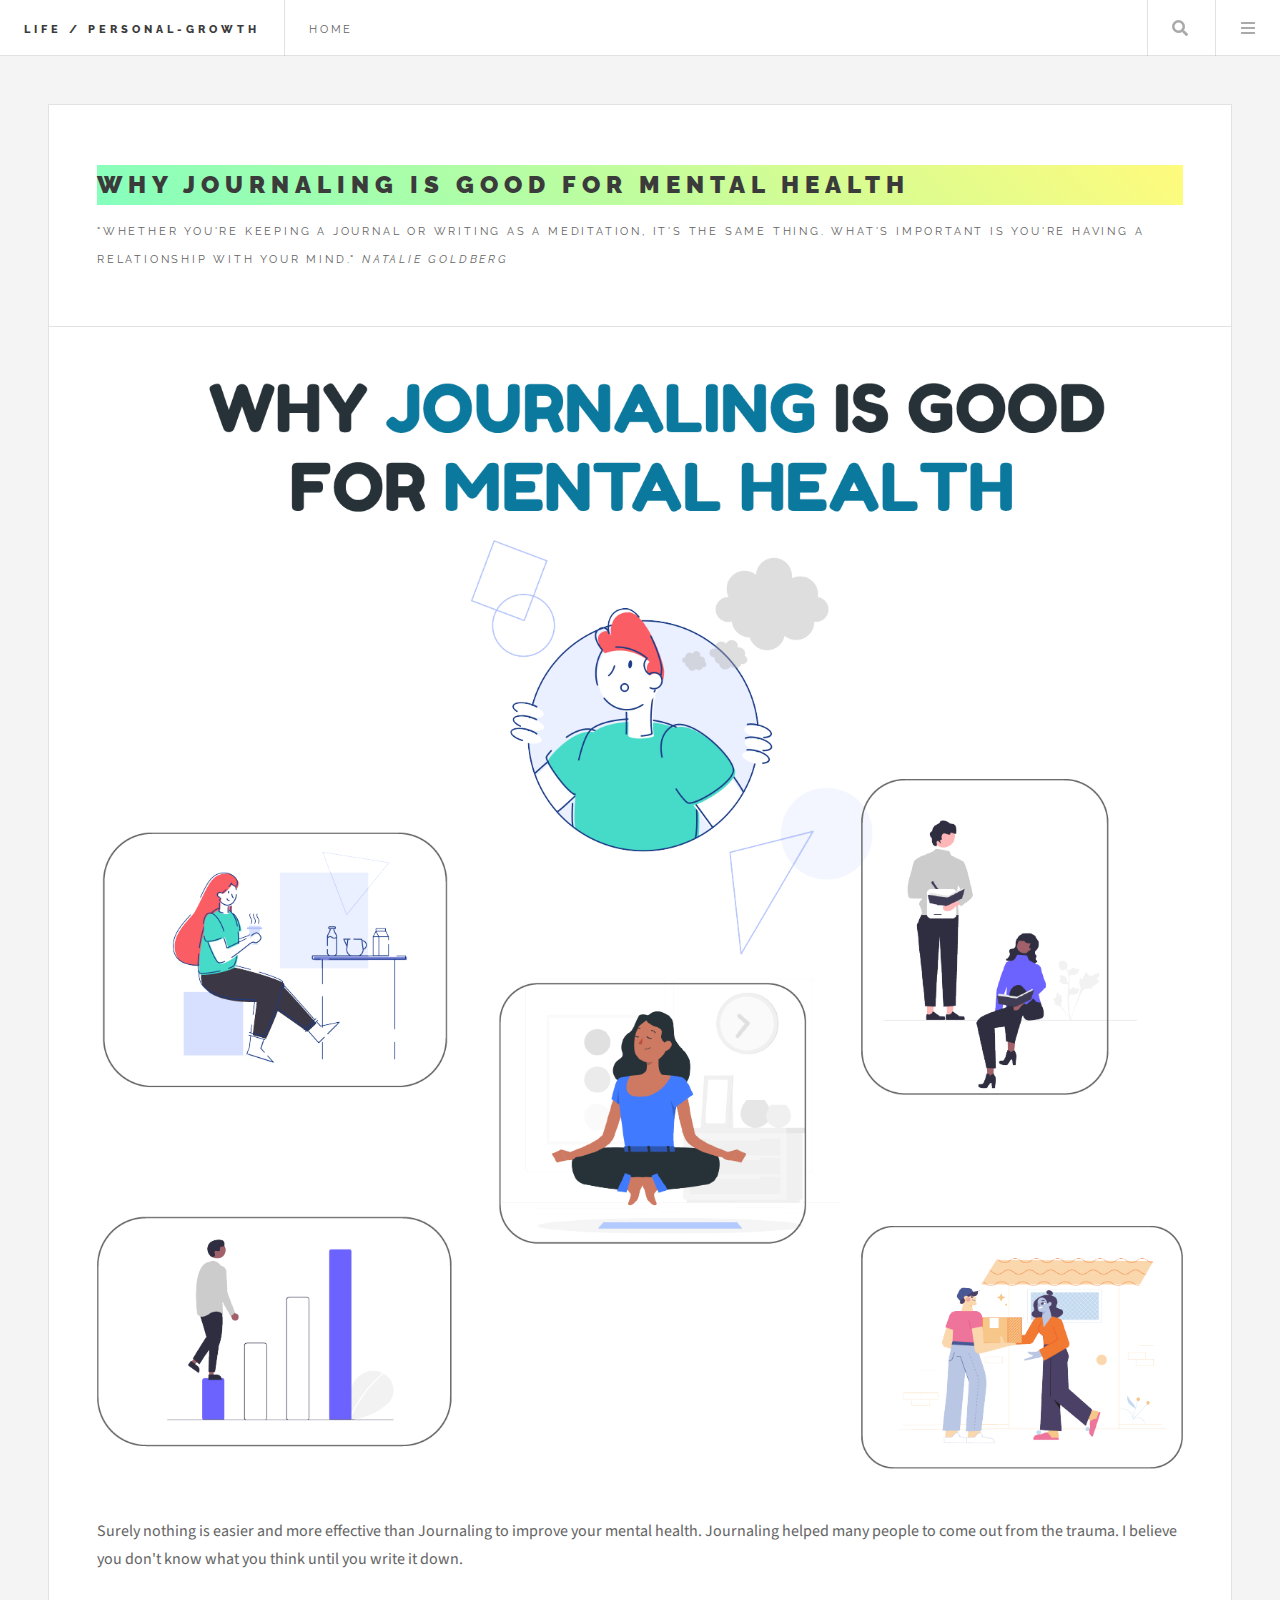
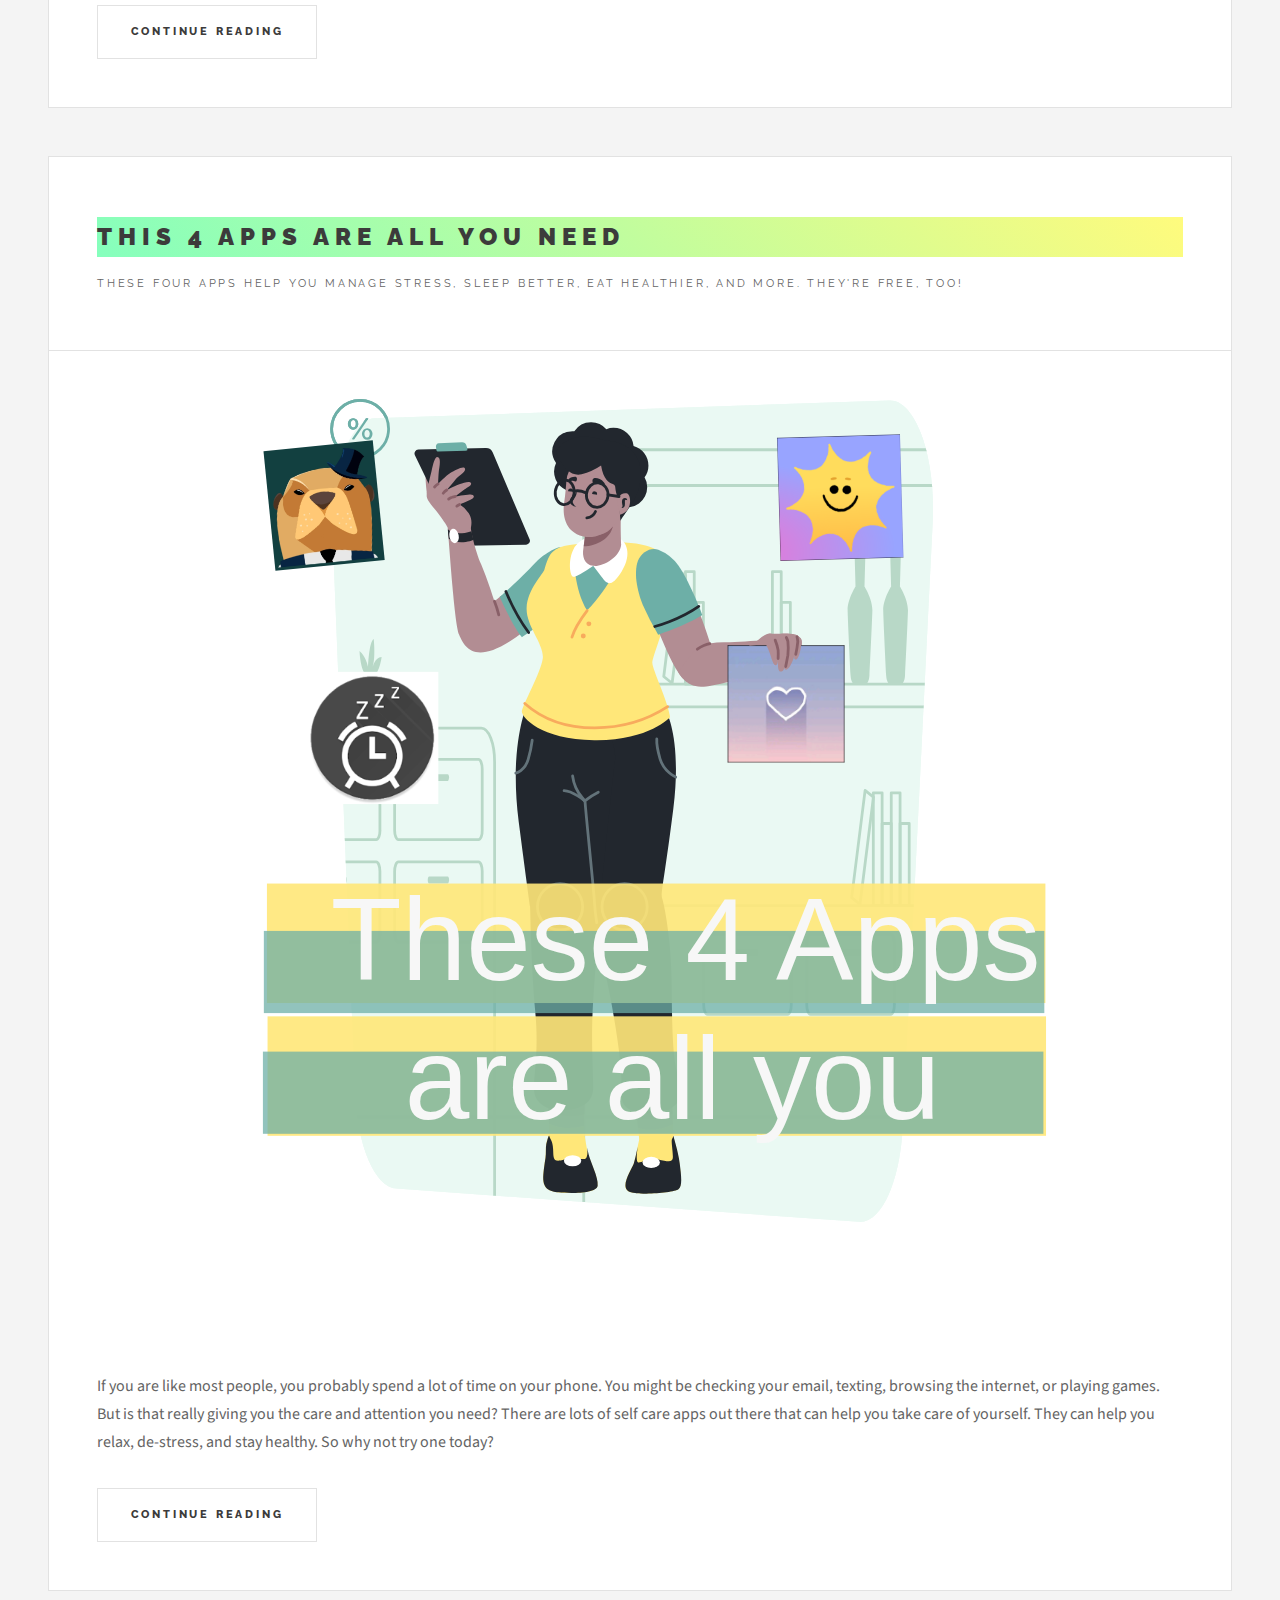
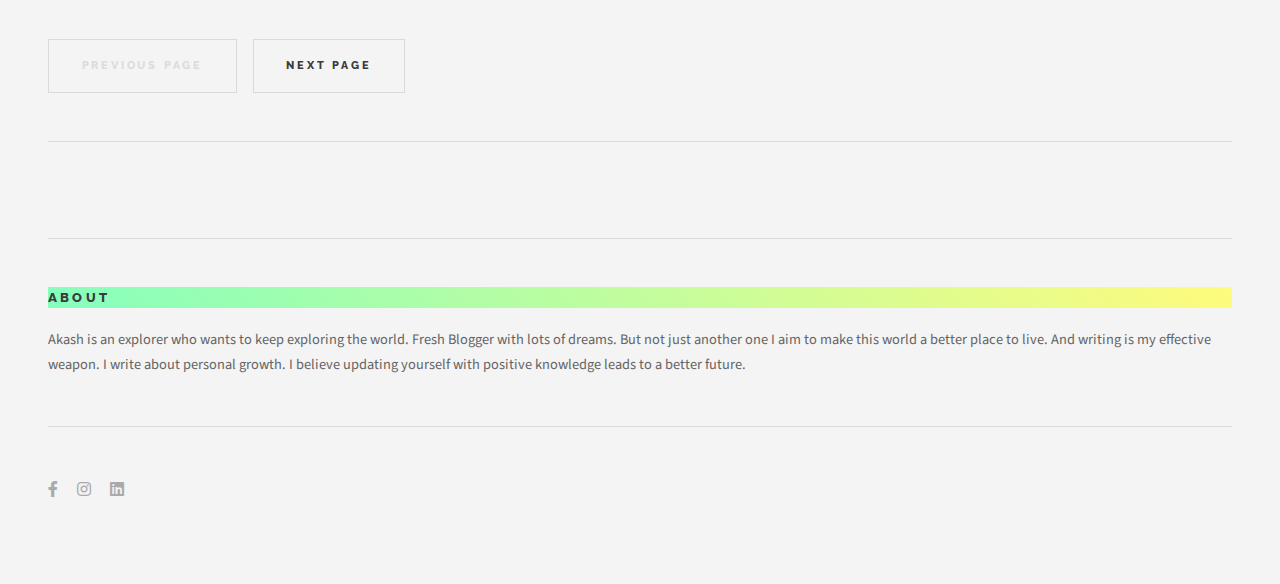
<file: index.html>
<!DOCTYPE HTML>

<html>
	<head>
		<!-- Global site tag (gtag.js) - Google Analytics -->
<script async src="https://www.googletagmanager.com/gtag/js?id=G-B279PNKH5K"></script>
<script>
  window.dataLayer = window.dataLayer || [];
  function gtag(){dataLayer.push(arguments);}
  gtag('js', new Date());

  gtag('config', 'G-B279PNKH5K');
</script>
		
		<!-- Google Tag Manager -->
<script>(function(w,d,s,l,i){w[l]=w[l]||[];w[l].push({'gtm.start':
	new Date().getTime(),event:'gtm.js'});var f=d.getElementsByTagName(s)[0],
	j=d.createElement(s),dl=l!='dataLayer'?'&l='+l:'';j.async=true;j.src=
	'https://www.googletagmanager.com/gtm.js?id='+i+dl;f.parentNode.insertBefore(j,f);
	})(window,document,'script','dataLayer','GTM-TSN5QTN');</script>
	<!-- End Google Tag Manager -->			
		<meta name="google-site-verification" content="eOc63rYCzJgIXPB8DjVYdJAXwNlIqcS_Yp3-cRMSYd0" />
		<link rel="shortcut icon" type="image/x-icon" href="images\temp_logo.png" />
		<title> Life / Personal-Growth </title>
		<meta charset="utf-8" />
		<meta name="viewport" content="width=device-width, initial-scale=1, user-scalable=no" />
		<link rel="stylesheet" href="assets/css/main.css" />
	</head>
	<body class="is-preload">

		<!-- Wrapper -->
			<div id="wrapper">

				<!-- Header -->
					<header id="header">
						<h1><a href="index.html"> Life / Personal-Growth </a></h1>
						<nav class="links">
							<ul>
								<li><a href="index.html">HOME</a></li>
								<!-- <li><a href="#">EXPLORE</a></li> -->
								<!-- <li><a href="#">CONTACT ME </a></li>								 -->
							</ul>
						</nav>
						<nav class="main">
							<ul>
								<li class="search">
									<a class="fa-search" href="#search">Search</a>
									<form id="search" method="get" action="#">
										<input type="text" name="query" placeholder="Search" />
									</form>
								</li>
								<li class="menu">
									<a class="fa-bars" href="#menu">Menu</a>
								</li>
							</ul>
						</nav>
					</header>

				<!-- Menu -->
					<section id="menu">

						<!-- Search -->
							<section>
								<form class="search" method="get" action="#">
									<input type="text" name="query" placeholder="Search" />
								</form>
							</section>
							<section class="u-clearfix u-section-1" id="carousel_1909">
							<div class="u-clearfix u-sheet u-sheet-1">
							  <div class="u-clearfix u-expanded-width u-layout-wrap u-layout-wrap-1">
								<div class="u-layout">
								  <div class="u-layout-row">
									<div class="u-align-left u-container-style u-image u-layout-cell u-shape-rectangle u-size-24 u-image-1" data-image-width="720" data-image-height="1080">
									  <div class="u-container-layout u-container-layout-1"></div>
									</div>
									<div class="u-align-left u-container-style u-layout-cell u-shape-rectangle u-size-36 u-layout-cell-2">
										<div class="u-container-style u-group u-palette-4-base u-group-1">
											<div class="u-container-layout u-valign-middle u-container-layout-3">
											  <h6 class="u-text u-text-body-alt-color u-text-default u-text-2">AKASH<br>
											  </h6>
											  <h2 class="u-text u-text-body-alt-color u-text-default u-text-3">About Me</h2>
											</div>
										  </div>
									  <div class="u-container-layout u-valign-middle u-container-layout-2" id="jump_link">
										<p class="u-text u-text-1"> I'm Akash, Fresh Blogger with lots of dreams. But not just another one I aim to Make this world better place to live. And writing is my effective weapon. I write about personal growth. I believe updating yourself with positive knowledge leads to better future.&nbsp;<br>
										</p>
										<hr />
										<section id="footer">
											<ul class="icons">									
												<li><a href="#" class="icon brands fa-facebook-f"><span class="label">Facebook</span></a></li>
												<li><a href="https://www.instagram.com/one_of_a_kind_110/" class="icon brands fa-instagram"><span class="label">Instagram</span></a></li>
												<!-- <li><a href="#" class="icon brands fa-twitter"><span class="label">Twitter</span></a></li> -->
												<li><a href="linkedin.com/in/akash-gosiya" class="fab fa-linkedin"><span class="label">Linkedin</span></a></li>
												<!-- <li><a href="#" class="icon solid fa-envelope"><span class="label">Email</span></a></li> -->									
											</ul>								
										</section>
									  </div>
									</div>
								  </div>
								</div>
							  </div>
							  
							</div>
						  </section>
						<!-- Links Sidebar-->
							<!-- <section>
								<ul class="links">
									<li>
										<a href="#">
											<h3> Don’t let hollow heroes distract you from saving yourself. </h3>
											<p>Nikki Rowe</p>
										</a>
									</li>
									<li>
										<a href="#">
											<h3>Love yourself and dream bigger</h3>
											<p>Teresa Collins, Live LIFE in All Caps: The Teresa Collins Story</p>
										</a>
									</li>
									<li>
										<a href="#">
											<h3>You are very powerful, provided you know how powerful you are.</h3>
											<p>Yogi Bahaman</p>
										</a>
									</li>
									<li>
										<a href="#">
											<h3>The deepest principle in human nature is the craving to be appreciated</h3>
											<p> William James </p>
										</a>
									</li>
								</ul>
							</section> -->

						<!-- Actions login button is not neccessary here--> 
							<!-- <section>
								<ul class="actions stacked">
									<li><a href="#" class="button large fit">Log In</a></li>
								</ul>
							</section> -->

					</section>

				<!-- Main -->
					<div id="main">

						<!-- Post -->
							<article class="post">
								<header>
									<div class="title">
										<h2><a href="Why-journaling-is-good-for-mental-health.html">Why Journaling is Good for Mental Health</a></h2>
										<p>"Whether you're keeping a journal or writing as a meditation, it's the same thing. What's important is you're having a relationship with your mind." <em> Natalie Goldberg </em></p>
									</div>
									<!-- name of a person who write article not needed here coz I'm only one writing all article -->
									<!-- <div class="meta">
										<time class="published" datetime="2022-05-17">May 17, 2022</time>
										<a href="#" class="author"><span class="name"> <strong> AKASH </strong> </span><img src="images\temp_logo.png" alt="no image found" /></a>
									</div> -->
								</header>
								<a href="Why-journaling-is-good-for-mental-health.html" class="image featured"><img src="images\Why journaling is good for mental health.png" alt="Why journaling is good for mental health" /></a>
								<p> Surely nothing is easier and more effective than Journaling to improve your mental health. Journaling helped many people to come out from the trauma. I believe you don't know what you think until you write it down.</p>
								<footer>
									<ul class="actions">
										<li><a href="Why-journaling-is-good-for-mental-health.html" class="button large">Continue Reading</a></li>
									</ul>
									<!-- <ul class="stats">
										<li><a href="#">General</a></li>
										<li><a href="#" class="icon solid fa-heart">28</a></li>
										<li><a href="#" class="icon solid fa-comment">128</a></li>
									</ul> -->
								</footer>
							</article>
							<!-- second post -->
							<article class="post">
								<header>
									<div class="title">
										<h2><a href="This 4 apps are all you need.html"> This 4 apps are all you need</a></h2>
										<p>These four apps help you manage stress, sleep better, eat healthier, and more. They're free, too!</p>
									</div>
									
								</header>
								<a href="This 4 apps are all you need.html" class="image featured"><img src="Second Post\svg\DrawKit Vector Illustration Project Manager (6).svg" alt="This 4 apps are all you need" /></a>
								<p> If you are like most people, you probably spend a lot of time on your phone. You might be checking your email, texting, browsing the internet, or playing games. But is that really giving you the care and attention you need? There are lots of self care apps out there that can help you take care of yourself. They can help you relax, de-stress, and stay healthy. So why not try one today?</p>
								<footer>
									<ul class="actions">
										<li><a href="This 4 apps are all you need.html" class="button large">Continue Reading</a></li>
									</ul>
									<!-- <ul class="stats">
										<li><a href="#">General</a></li>
										<li><a href="#" class="icon solid fa-heart">28</a></li>
										<li><a href="#" class="icon solid fa-comment">128</a></li>
									</ul> -->
								</footer>
							</article>
						<!-- Post -->
						<!--
							<article class="post">
								<header>
									<div class="title">
										<h2><a href="single.html">How To Make Halloween Fun for Parents and Kids</a></h2>
										<p>Halloween is a holiday that involves taking at least one kid (if not more) trick or treating.</p>
									</div>
									<div class="meta">
										<time class="published" datetime="2022-05-17">May 17, 2022</time>
										<a href="#" class="author"><span class="name">AKASH</span><img src="images/avatar.jpg" alt="no image found" /></a>
									</div>
								</header>
								<a href="single.html" class="image featured"><img src="images/pic02.jpg" alt="" /></a>
								<p>While some parents may dread this task and prefer to be the one at home handing out the candy instead of walking through the neighborhood and going door-to-door, these few simple tips can make the evening a treat for you too.</p>
								<footer>
									<ul class="actions">
										<li><a href="single.html" class="button large">Continue Reading</a></li>
									</ul>
									<ul class="stats">
										<li><a href="#">General</a></li>
										<li><a href="#" class="icon solid fa-heart">28</a></li>
										<li><a href="#" class="icon solid fa-comment">128</a></li>
									</ul>
								</footer>
							</article>
						-->
						<!-- Post -->
						<!--
							<article class="post">
								<header>
									<div class="title">
										<h2><a href="single.html">Three Ways Millennials Can Start Saving More Money</a></h2>
										<p>Millennials have gotten a bad rap about money and their ability to save for a rainy day or retirement.</p>
									</div>
									<div class="meta">
										<time class="published" datetime="2022-05-17">May 17, 2022</time>
										<a href="#" class="author"><span class="name">AKASH</span><img src="images/avatar.jpg" alt="no image found" /></a>
									</div>
								</header>
								<a href="single.html" class="image featured"><img src="images/pic03.jpg" alt="NO image found" /></a>
								<p>However, a new “Relationship With Money” survey by financial services firm Edward Jones found that not only do more Americans born between 1981 and 1996 consider themselves “savers” than those in their parents’ Gen-X cohort (48 percent vs. 46 percent), but that Millennials also were better at socking away emergency funds (75 percent vs. 66 percent).</p>
								<footer>
									<ul class="actions">
										<li><a href="Why-journaling-is-good-for-mental-health.html" class="button large">Continue Reading</a></li>
									</ul>
									<ul class="stats">
										<li><a href="#">General</a></li>
										<li><a href="#" class="icon solid fa-heart">28</a></li>
										<li><a href="#" class="icon solid fa-comment">128</a></li>
									</ul>
								</footer>
							</article>
						-->
						<!-- Post -->
						<!--
							<article class="post">
								<header>
									<div class="title">
										<h2><a href="#">Elements</a></h2>
										<p>Lorem ipsum dolor amet nullam consequat etiam feugiat</p>
									</div>
									<div class="meta">
										<time class="published" datetime="2015-10-18">October 18, 2015</time>
										<a href="#" class="author"><span class="name">Jane Doe</span><img src="images/avatar.jpg" alt="" /></a>
									</div>
								</header>

								<section>
									<h3>Text</h3>
									<p>This is <b>bold</b> and this is <strong>strong</strong>. This is <i>italic</i> and this is <em>emphasized</em>.
									This is <sup>superscript</sup> text and this is <sub>subscript</sub> text.
									This is <u>underlined</u> and this is code: <code>for (;;) { ... }</code>. Finally, <a href="#">this is a link</a>.</p>
									<hr />
									<p>Nunc lacinia ante nunc ac lobortis. Interdum adipiscing gravida odio porttitor sem non mi integer non faucibus ornare mi ut ante amet placerat aliquet. Volutpat eu sed ante lacinia sapien lorem accumsan varius montes viverra nibh in adipiscing blandit tempus accumsan.</p>
									<hr />
									<h2>Heading Level 2</h2>
									<h3>Heading Level 3</h3>
									<h4>Heading Level 4</h4>
									<hr />
									<h4>Blockquote</h4>
									<blockquote>Fringilla nisl. Donec accumsan interdum nisi, quis tincidunt felis sagittis eget tempus euismod. Vestibulum ante ipsum primis in faucibus vestibulum. Blandit adipiscing eu felis iaculis volutpat ac adipiscing accumsan faucibus. Vestibulum ante ipsum primis in faucibus lorem ipsum dolor sit amet nullam adipiscing eu felis.</blockquote>
									<h4>Preformatted</h4>
									<pre><code>i = 0;

while (!deck.isInOrder()) {
  print 'Iteration ' + i;
  deck.shuffle();
  i++;
}

print 'It took ' + i + ' iterations to sort the deck.';</code></pre>
								</section>

								<section>
									<h3>Lists</h3>
									<div class="row">
										<div class="col-6 col-12-medium">
											<h4>Unordered</h4>
											<ul>
												<li>Dolor pulvinar etiam.</li>
												<li>Sagittis adipiscing.</li>
												<li>Felis enim feugiat.</li>
											</ul>
											<h4>Alternate</h4>
											<ul class="alt">
												<li>Dolor pulvinar etiam.</li>
												<li>Sagittis adipiscing.</li>
												<li>Felis enim feugiat.</li>
											</ul>
										</div>
										<div class="col-6 col-12-medium">
											<h4>Ordered</h4>
											<ol>
												<li>Dolor pulvinar etiam.</li>
												<li>Etiam vel felis viverra.</li>
												<li>Felis enim feugiat.</li>
												<li>Dolor pulvinar etiam.</li>
												<li>Etiam vel felis lorem.</li>
												<li>Felis enim et feugiat.</li>
											</ol>
											<h4>Icons</h4>
											<ul class="icons">
												<li><a href="#" class="icon brands fa-twitter"><span class="label">Twitter</span></a></li>
												<li><a href="#" class="icon brands fa-facebook-f"><span class="label">Facebook</span></a></li>
												<li><a href="#" class="icon brands fa-instagram"><span class="label">Instagram</span></a></li>
												<li><a href="#" class="icon brands fa-github"><span class="label">Github</span></a></li>
											</ul>
										</div>
									</div>
									<h3>Actions</h3>
									<div class="row">
										<div class="col-6 col-12-medium">
											<ul class="actions">
												<li><a href="#" class="button">Default</a></li>
												<li><a href="#" class="button">Default</a></li>
												<li><a href="#" class="button">Default</a></li>
											</ul>
											<ul class="actions small">
												<li><a href="#" class="button small">Small</a></li>
												<li><a href="#" class="button small">Small</a></li>
												<li><a href="#" class="button small">Small</a></li>
											</ul>
											<ul class="actions stacked">
												<li><a href="#" class="button">Default</a></li>
												<li><a href="#" class="button">Default</a></li>
												<li><a href="#" class="button">Default</a></li>
											</ul>
											<ul class="actions stacked">
												<li><a href="#" class="button small">Small</a></li>
												<li><a href="#" class="button small">Small</a></li>
												<li><a href="#" class="button small">Small</a></li>
											</ul>
										</div>
										<div class="col-6 col-12-medium">
											<ul class="actions stacked">
												<li><a href="#" class="button fit">Default</a></li>
												<li><a href="#" class="button fit">Default</a></li>
											</ul>
											<ul class="actions stacked">
												<li><a href="#" class="button small fit">Small</a></li>
												<li><a href="#" class="button small fit">Small</a></li>
											</ul>
										</div>
									</div>
								</section>

								<section>
									<h3>Table</h3>
									<h4>Default</h4>
									<div class="table-wrapper">
										<table>
											<thead>
												<tr>
													<th>Name</th>
													<th>Description</th>
													<th>Price</th>
												</tr>
											</thead>
											<tbody>
												<tr>
													<td>Item One</td>
													<td>Ante turpis integer aliquet porttitor.</td>
													<td>29.99</td>
												</tr>
												<tr>
													<td>Item Two</td>
													<td>Vis ac commodo adipiscing arcu aliquet.</td>
													<td>19.99</td>
												</tr>
												<tr>
													<td>Item Three</td>
													<td> Morbi faucibus arcu accumsan lorem.</td>
													<td>29.99</td>
												</tr>
												<tr>
													<td>Item Four</td>
													<td>Vitae integer tempus condimentum.</td>
													<td>19.99</td>
												</tr>
												<tr>
													<td>Item Five</td>
													<td>Ante turpis integer aliquet porttitor.</td>
													<td>29.99</td>
												</tr>
											</tbody>
											<tfoot>
												<tr>
													<td colspan="2"></td>
													<td>100.00</td>
												</tr>
											</tfoot>
										</table>
									</div>

									<h4>Alternate</h4>
									<div class="table-wrapper">
										<table class="alt">
											<thead>
												<tr>
													<th>Name</th>
													<th>Description</th>
													<th>Price</th>
												</tr>
											</thead>
											<tbody>
												<tr>
													<td>Item One</td>
													<td>Ante turpis integer aliquet porttitor.</td>
													<td>29.99</td>
												</tr>
												<tr>
													<td>Item Two</td>
													<td>Vis ac commodo adipiscing arcu aliquet.</td>
													<td>19.99</td>
												</tr>
												<tr>
													<td>Item Three</td>
													<td> Morbi faucibus arcu accumsan lorem.</td>
													<td>29.99</td>
												</tr>
												<tr>
													<td>Item Four</td>
													<td>Vitae integer tempus condimentum.</td>
													<td>19.99</td>
												</tr>
												<tr>
													<td>Item Five</td>
													<td>Ante turpis integer aliquet porttitor.</td>
													<td>29.99</td>
												</tr>
											</tbody>
											<tfoot>
												<tr>
													<td colspan="2"></td>
													<td>100.00</td>
												</tr>
											</tfoot>
										</table>
									</div>
								</section>

								<section>
									<h3>Buttons</h3>
									<ul class="actions">
										<li><a href="#" class="button large">Large</a></li>
										<li><a href="#" class="button">Default</a></li>
										<li><a href="#" class="button small">Small</a></li>
									</ul>
									<ul class="actions fit">
										<li><a href="#" class="button fit">Fit</a></li>
										<li><a href="#" class="button fit">Fit</a></li>
										<li><a href="#" class="button fit">Fit</a></li>
									</ul>
									<ul class="actions fit small">
										<li><a href="#" class="button fit small">Fit + Small</a></li>
										<li><a href="#" class="button fit small">Fit + Small</a></li>
										<li><a href="#" class="button fit small">Fit + Small</a></li>
									</ul>
									<ul class="actions">
										<li><a href="#" class="button icon solid fa-download">Icon</a></li>
										<li><a href="#" class="button icon solid fa-upload">Icon</a></li>
										<li><a href="#" class="button icon solid fa-save">Icon</a></li>
									</ul>
									<ul class="actions">
										<li><span class="button disabled">Disabled</span></li>
										<li><span class="button disabled icon solid fa-download">Disabled</span></li>
									</ul>
								</section>

								<section>
									<h3>Form</h3>
									<form method="post" action="#">
										<div class="row gtr-uniform">
											<div class="col-6 col-12-xsmall">
												<input type="text" name="demo-name" id="demo-name" value="" placeholder="Name" />
											</div>
											<div class="col-6 col-12-xsmall">
												<input type="email" name="demo-email" id="demo-email" value="" placeholder="Email" />
											</div>
											<div class="col-12">
												<select name="demo-category" id="demo-category">
													<option value="">- Category -</option>
													<option value="1">Manufacturing</option>
													<option value="1">Shipping</option>
													<option value="1">Administration</option>
													<option value="1">Human Resources</option>
												</select>
											</div>
											<div class="col-4 col-12-small">
												<input type="radio" id="demo-priority-low" name="demo-priority" checked>
												<label for="demo-priority-low">Low</label>
											</div>
											<div class="col-4 col-12-small">
												<input type="radio" id="demo-priority-normal" name="demo-priority">
												<label for="demo-priority-normal">Normal</label>
											</div>
											<div class="col-4 col-12-small">
												<input type="radio" id="demo-priority-high" name="demo-priority">
												<label for="demo-priority-high">High</label>
											</div>
											<div class="col-6 col-12-small">
												<input type="checkbox" id="demo-copy" name="demo-copy">
												<label for="demo-copy">Email me a copy</label>
											</div>
											<div class="col-6 col-12-small">
												<input type="checkbox" id="demo-human" name="demo-human" checked>
												<label for="demo-human">Not a robot</label>
											</div>
											<div class="col-12">
												<textarea name="demo-message" id="demo-message" placeholder="Enter your message" rows="6"></textarea>
											</div>
											<div class="col-12">
												<ul class="actions">
													<li><input type="submit" value="Send Message" /></li>
													<li><input type="reset" value="Reset" /></li>
												</ul>
											</div>
										</div>
									</form>
								</section>

								<section>
									<h3>Image</h3>
									<h4>Fit</h4>
									<div class="box alt">
										<div class="row gtr-uniform">
											<div class="col-12"><span class="image fit"><img src="images/pic02.jpg" alt="" /></span></div>
											<div class="col-4"><span class="image fit"><img src="images/pic04.jpg" alt="" /></span></div>
											<div class="col-4"><span class="image fit"><img src="images/pic05.jpg" alt="" /></span></div>
											<div class="col-4"><span class="image fit"><img src="images/pic06.jpg" alt="" /></span></div>
											<div class="col-4"><span class="image fit"><img src="images/pic06.jpg" alt="" /></span></div>
											<div class="col-4"><span class="image fit"><img src="images/pic04.jpg" alt="" /></span></div>
											<div class="col-4"><span class="image fit"><img src="images/pic05.jpg" alt="" /></span></div>
											<div class="col-4"><span class="image fit"><img src="images/pic05.jpg" alt="" /></span></div>
											<div class="col-4"><span class="image fit"><img src="images/pic06.jpg" alt="" /></span></div>
											<div class="col-4"><span class="image fit"><img src="images/pic04.jpg" alt="" /></span></div>
										</div>
									</div>
									<h4>Left &amp; Right</h4>
									<p><span class="image left"><img src="images/pic07.jpg" alt="" /></span>Fringilla nisl. Donec accumsan interdum nisi, quis tincidunt felis sagittis eget. tempus euismod. Vestibulum ante ipsum primis in faucibus vestibulum. Blandit adipiscing eu felis iaculis volutpat ac adipiscing accumsan eu faucibus. Integer ac pellentesque praesent tincidunt felis sagittis eget. tempus euismod. Vestibulum ante ipsum primis in faucibus vestibulum. Blandit adipiscing eu felis iaculis volutpat ac adipiscing accumsan eu faucibus. Integer ac pellentesque praesent. Donec accumsan interdum nisi, quis tincidunt felis sagittis eget. tempus euismod. Vestibulum ante ipsum primis in faucibus vestibulum. Blandit adipiscing eu felis iaculis volutpat ac adipiscing accumsan eu faucibus. Integer ac pellentesque praesent tincidunt felis sagittis eget. tempus euismod. Vestibulum ante ipsum primis in faucibus vestibulum. Blandit adipiscing eu felis iaculis volutpat ac adipiscing accumsan eu faucibus. Integer ac pellentesque praesent. Blandit adipiscing eu felis iaculis volutpat ac adipiscing accumsan eu faucibus. Integer ac pellentesque praesent tincidunt felis sagittis eget. tempus euismod. Vestibulum ante ipsum primis in faucibus vestibulum. Blandit adipiscing eu felis iaculis volutpat ac adipiscing accumsan eu faucibus. Integer ac pellentesque praesent.</p>
									<p><span class="image right"><img src="images/pic04.jpg" alt="" /></span>Fringilla nisl. Donec accumsan interdum nisi, quis tincidunt felis sagittis eget. tempus euismod. Vestibulum ante ipsum primis in faucibus vestibulum. Blandit adipiscing eu felis iaculis volutpat ac adipiscing accumsan eu faucibus. Integer ac pellentesque praesent tincidunt felis sagittis eget. tempus euismod. Vestibulum ante ipsum primis in faucibus vestibulum. Blandit adipiscing eu felis iaculis volutpat ac adipiscing accumsan eu faucibus. Integer ac pellentesque praesent. Donec accumsan interdum nisi, quis tincidunt felis sagittis eget. tempus euismod. Vestibulum ante ipsum primis in faucibus vestibulum. Blandit adipiscing eu felis iaculis volutpat ac adipiscing accumsan eu faucibus. Integer ac pellentesque praesent tincidunt felis sagittis eget. tempus euismod. Vestibulum ante ipsum primis in faucibus vestibulum. Blandit adipiscing eu felis iaculis volutpat ac adipiscing accumsan eu faucibus. Integer ac pellentesque praesent. Blandit adipiscing eu felis iaculis volutpat ac adipiscing accumsan eu faucibus. Integer ac pellentesque praesent tincidunt felis sagittis eget. tempus euismod. Vestibulum ante ipsum primis in faucibus vestibulum. Blandit adipiscing eu felis iaculis volutpat ac adipiscing accumsan eu faucibus. Integer ac pellentesque praesent.</p>
								</section>

							</article>
						-->

						<!-- Pagination -->
							<ul class="actions pagination">
								<li><a href="" class="disabled button large previous">Previous Page</a></li>
								<li><a href="#" class="button large next">Next Page</a></li>
							</ul>

					</div>

				<!-- Sidebar -->
					<section id="sidebar">
						<!-- Intro -->
							<!--
							<section id="intro">
								<a href="#" class="logo"><img src="images/logo.jpg" alt="" /></a>
								<header>
									<h2>Personal Growth</h2>
									<p>“Be the change you want to see in this world.”<a href="https://www.wikiwand.com/en/Mahatma_Gandhi">Mahatma_Gandhi</a></p>
								</header>
							</section>
							-->
						<!-- Mini Posts -->
							<section>
								<div class="mini-posts">

									<!-- Mini Post 
										<article class="mini-post">
											<header>
												<h3><a href="single.html">Positive Personal Growth Quotes and Sayings</a></h3>
												<time class="published" datetime="2022-05-17">May 17 2022</time>
												<a href="#" class="author"><img src="images/avatar.jpg" alt="no image found" /></a>
											</header>
											<a href="single.html" class="image"><img src="images/pic04.jpg" alt="" /></a>
										</article>
									-->
									<!-- Mini Post 
										<article class="mini-post">
											<header>
												<h3><a href="single.html">Personal growth quotes that will inspire you to become your best version</a></h3>
												<time class="published" datetime="2022-05-17">May 17 2022</time>
												<a href="#" class="author"><img src="images/avatar.jpg" alt="" /></a>
											</header>
											<a href="single.html" class="image"><img src="images/pic05.jpg" alt="" /></a>
										</article>
									-->
									<!-- Mini Post 
										<article class="mini-post">
											<header>
												<h3><a href="single.html">Personal growth quotes to change your perspective</a></h3>
												<time class="published" datetime="2022-05-17">May 17 2022</time>
												<a href="#" class="author"><img src="images/avatar.jpg" alt="" /></a>
											</header>
											<a href="single.html" class="image"><img src="images/pic06.jpg" alt="" /></a>
										</article>
									-->
									<!-- Mini Post 
										<article class="mini-post">
											<header>
												<h3><a href="single.html">Personal growth quotes to help spark change</a></h3>
												<time class="published" datetime="2022-05-17">May 17 2022</time>
												<a href="#" class="author"><img src="images/avatar.jpg" alt="" /></a>
											</header>
											<a href="single.html" class="image"><img src="images/pic07.jpg" alt="" /></a>
										</article>
									-->
								</div>
							</section>

						<!-- Posts List -->
						<!-- 
							<section>
								<ul class="posts">
									<li>
										<article>
											<header>
												<h3><a href="single.html">Personal growth quotes to ruminate on</a></h3>
												<time class="published" datetime="2022-05-17">May 17 2022</time>
											</header>
											<a href="single.html" class="image"><img src="images/pic08.jpg" alt="" /></a>
										</article>
									</li>
									<li>
										<article>
											<header>
												<h3><a href="single.html">Which of these personal growth quotes can you relate with, and why?</a></h3>
												<time class="published" datetime="2022-05-17">May 17 2022</time>
											</header>
											<a href="single.html" class="image"><img src="images/pic09.jpg" alt="" /></a>
										</article>
									</li>
									<li>
										<article>
											<header>
												<h3><a href="single.html">Love Yourself Quotes That Will Increase Your Self Esteem</a></h3>
												<time class="published" datetime="2022-05-17">May 17 2022</time>
											</header>
											<a href="single.html" class="image"><img src="images/pic10.jpg" alt="" /></a>
										</article>
									</li>
									<li>
										<article>
											<header>
												<h3><a href="single.html">Love yourself quotes for times when you feel like you’re not good enough</a></h3>
												<time class="published" datetime="2022-05-17">May 17 2022</time>
											</header>
											<a href="single.html" class="image"><img src="images/pic11.jpg" alt="" /></a>
										</article>
									</li>
									<li>
										<article>
											<header>
												<h3><a href="single.html">Self Love quotes about self esteem and confidence</a></h3>
												<time class="published" datetime="2022-05-17">May 17 2022</time>
											</header>
											<a href="single.html" class="image"><img src="images/pic12.jpg" alt="" /></a>
										</article>
									</li>
								</ul>
							</section>
						-->
						<!-- About -->
							<section class="blurb">
								<h2>About</h2>
								<p>Akash is an explorer who wants to keep exploring the world. Fresh Blogger with lots of dreams. But not just another one I aim to make this world a better place to live. And writing is my effective weapon. I write about personal growth. I believe updating yourself with positive knowledge leads to a better future. </p>
								<!-- <ul class="actions">
									<li><a href="#" class="button">Learn More</a></li>
								</ul> -->
								
							</section>

						<!-- Footer -->
							<section id="footer">
								<ul class="icons">									
									<li><a href="#" class="icon brands fa-facebook-f"><span class="label">Facebook</span></a></li>
									<li><a href="https://www.instagram.com/one_of_a_kind_110/" class="icon brands fa-instagram"><span class="label">Instagram</span></a></li>
									<!-- <li><a href="#" class="icon brands fa-twitter"><span class="label">Twitter</span></a></li> -->
									<li><a href="linkedin.com/in/akash-gosiya" class="fab fa-linkedin"><span class="label">Linkedin</span></a></li>
									<!-- <li><a href="#" class="icon solid fa-envelope"><span class="label">Email</span></a></li> -->									
								</ul>								
							</section>

					</section>

			</div>

		<!-- Scripts -->
			<script src="assets/js/jquery.min.js"></script>
			<script src="assets/js/browser.min.js"></script>
			<script src="assets/js/breakpoints.min.js"></script>
			<script src="assets/js/util.js"></script>
			<script src="assets/js/main.js"></script>

	</body>
</html>
</file>
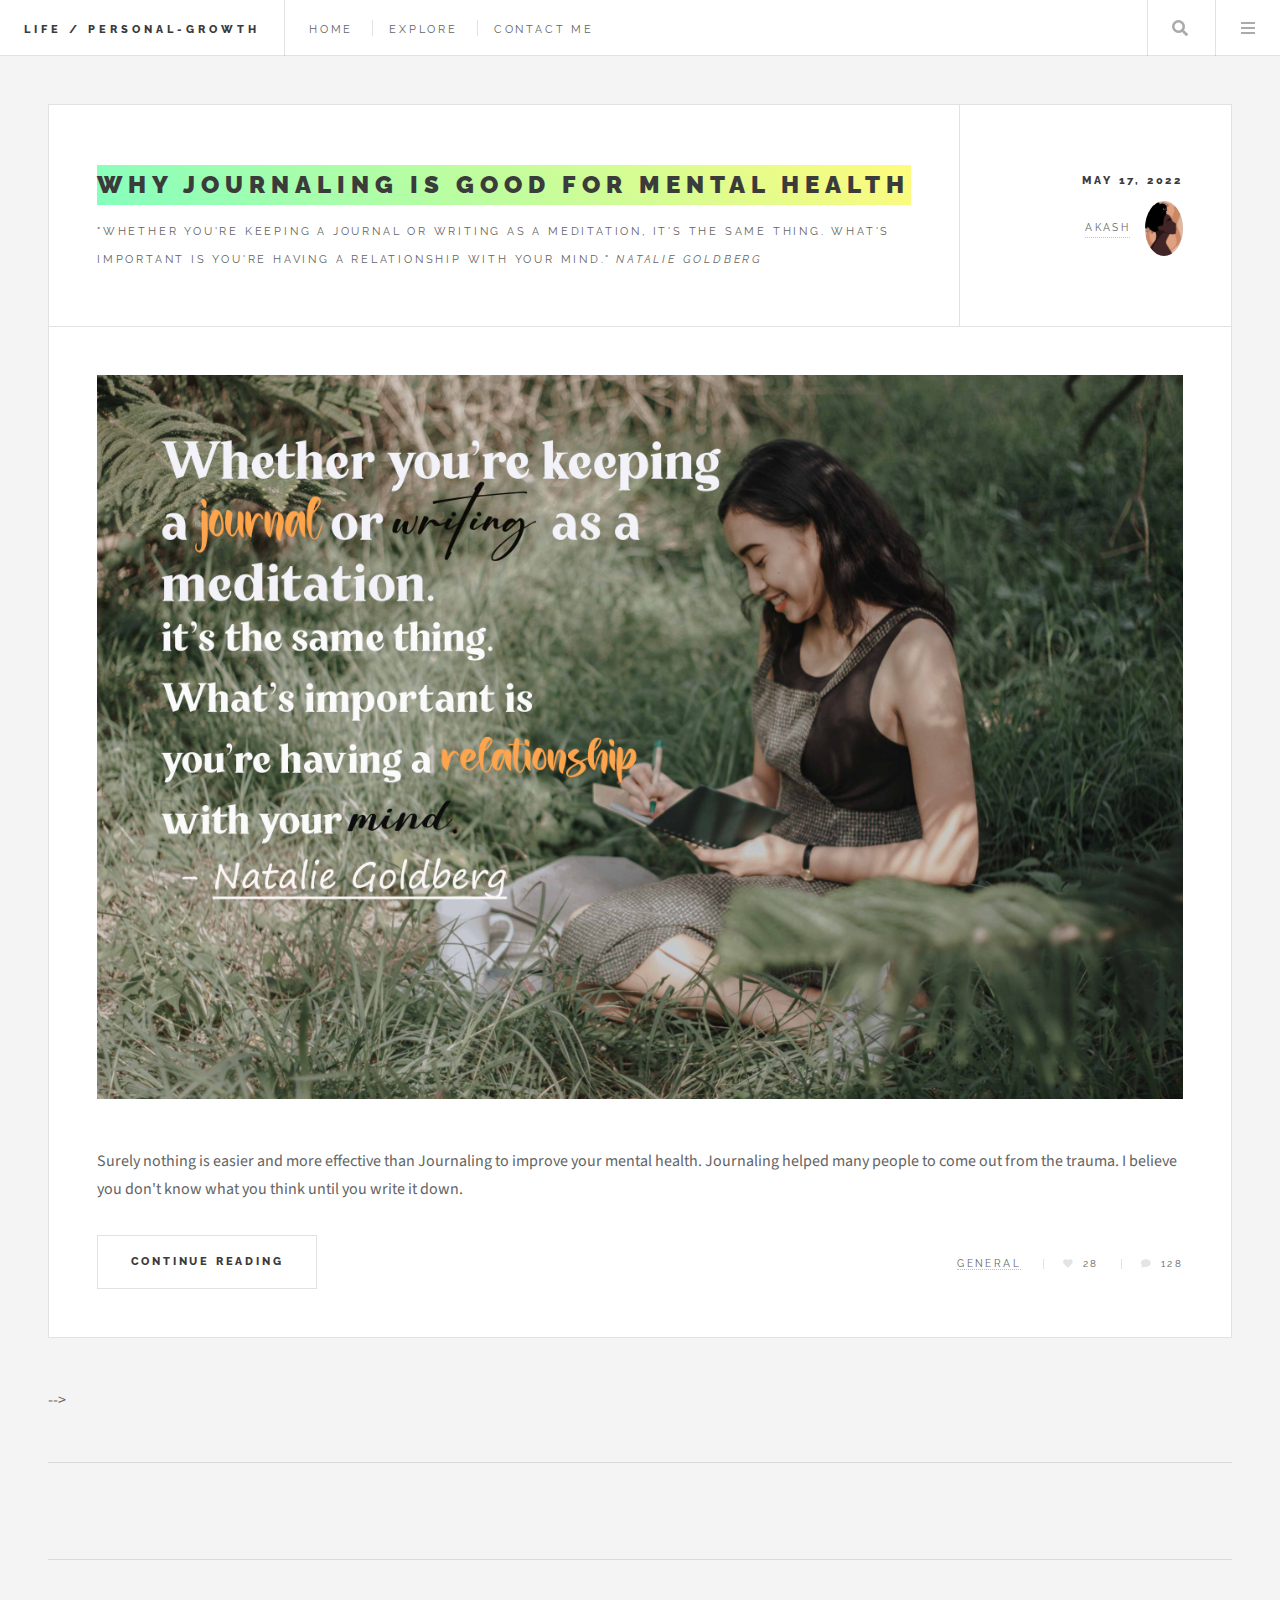
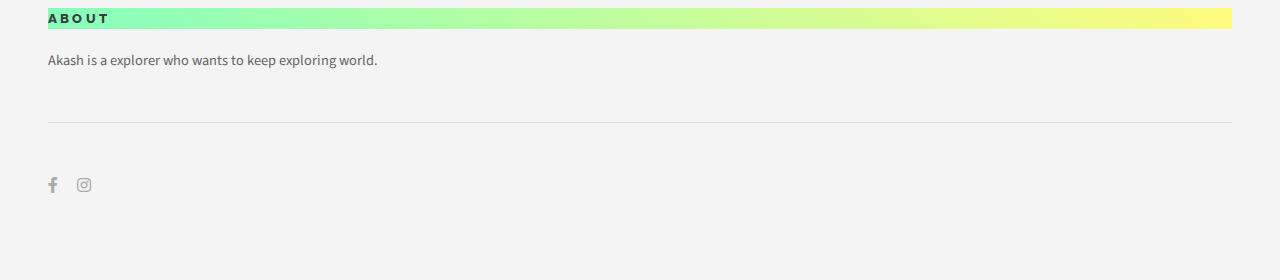
<file: contact me.html>
<!DOCTYPE HTML>
<html>
	<head>
		<title> AKASH </title>
		<meta charset="utf-8" />
		<meta name="viewport" content="width=device-width, initial-scale=1, user-scalable=no" />
		<link rel="stylesheet" href="assets/css/main.css" />
	</head>
	<body class="is-preload">

		<!-- Wrapper -->
			<div id="wrapper">

				<!-- Header -->
					<header id="header">
						
						<h1><a href="index.html"> Life / Personal-Growth </a></h1>
						<nav class="links">
							<ul>
								<li><a href="index.html">HOME</a></li>
								<li><a href="#">EXPLORE</a></li>
								<li><a href="contact me.html">CONTACT ME </a></li>								
							</ul>
						</nav>
						<nav class="main">
							<ul>
								<li class="search">
									<a class="fa-search" href="#search">Search</a>
									<form id="search" method="get" action="#">
										<input type="text" name="query" placeholder="Search" />
									</form>
								</li>
								<li class="menu">
									<a class="fa-bars" href="#menu">Menu</a>
								</li>
							</ul>
						</nav>
					</header>

				<!-- Menu -->
					<section id="menu">

						<!-- Search -->
							<section>
								<form class="search" method="get" action="#">
									<input type="text" name="query" placeholder="Search" />
								</form>
							</section>
							<section class="u-clearfix u-section-1" id="carousel_1909">
								<div class="u-clearfix u-sheet u-sheet-1">
								  <div class="u-clearfix u-expanded-width u-layout-wrap u-layout-wrap-1">
									<div class="u-layout">
									  <div class="u-layout-row">
										<div class="u-align-left u-container-style u-image u-layout-cell u-shape-rectangle u-size-24 u-image-1" data-image-width="720" data-image-height="1080">
										  <div class="u-container-layout u-container-layout-1"></div>
										</div>
										<div class="u-align-left u-container-style u-layout-cell u-shape-rectangle u-size-36 u-layout-cell-2">
										  <div class="u-container-layout u-valign-middle u-container-layout-2">
											<p class="u-text u-text-1"> Article evident arrived express highest men did boy. Mistress sensible entirely am so. Quick can manor smart money hopes worth too. Comfort produce husband boy her had hearing. Law others theirs passed but wishes. You day real less till dear read. Considered use dispatched melancholy sympathize discretion led. Oh feel if up to till like.&nbsp;He an thing rapid these after going drawn or.<br>
											</p>
										  </div>
										</div>
									  </div>
									</div>
								  </div>
								  <div class="u-container-style u-group u-palette-4-base u-group-1">
									<div class="u-container-layout u-valign-middle u-container-layout-3">
									  <h6 class="u-text u-text-body-alt-color u-text-default u-text-2">AKASH<br>
									  </h6>
									  <h2 class="u-text u-text-body-alt-color u-text-default u-text-3">About Me</h2>
									</div>
								  </div>
								</div>
							  </section>
							  
						<!-- Links Sidebar-->
							<!-- <section>
								<ul class="links">
									<li>
										<a href="#">
											<h3> Don’t let hollow heroes distract you from saving yourself. </h3>
											<p>Nikki Rowe</p>
										</a>
									</li>
									<li>
										<a href="#">
											<h3>Love yourself and dream bigger</h3>
											<p>Teresa Collins, Live LIFE in All Caps: The Teresa Collins Story</p>
										</a>
									</li>
									<li>
										<a href="#">
											<h3>You are very powerful, provided you know how powerful you are.</h3>
											<p>Yogi Bahaman</p>
										</a>
									</li>
									<li>
										<a href="#">
											<h3>The deepest principle in human nature is the craving to be appreciated</h3>
											<p> William James </p>
										</a>
									</li>
								</ul>
							</section> -->

						<!-- Actions login button is not neccessary here--> 
							<!-- <section>
								<ul class="actions stacked">
									<li><a href="#" class="button large fit">Log In</a></li>
								</ul>
							</section> -->

					</section>

				<!-- Main -->
					<div id="main">

						<!-- Post -->
							 <article class="post">
								<header>
									<div class="title">
										<h2><a href="single.html">Why Journaling is Good for Mental Health</a></h2>
										<p>"Whether you're keeping a journal or writing as a meditation, it's the same thing. What's important is you're having a relationship with your mind." <em> Natalie Goldberg </em></p>
									</div>
									<div class="meta">
										<time class="published" datetime="2022-05-17">May 17, 2022</time>
										<a href="#" class="author"><span class="name"> AKASH </span><img src="images/avatar.jpg" alt="no image found" /></a>
									</div>
								</header>
								<a href="single.html" class="image featured"><img src="images/pic01.jpg" alt="" /></a>
								<p> Surely nothing is easier and more effective than Journaling to improve your mental health. Journaling helped many people to come out from the trauma. I believe you don't know what you think until you write it down.</p>
								<footer>
									<ul class="actions">
										<li><a href="single.html" class="button large">Continue Reading</a></li>
									</ul>
									<ul class="stats">
										<li><a href="#">General</a></li>
										<li><a href="#" class="icon solid fa-heart">28</a></li>
										<li><a href="#" class="icon solid fa-comment">128</a></li>
									</ul>
								</footer>
							</article> -->

						<!-- Post -->
						<!--
							<article class="post">
								<header>
									<div class="title">
										<h2><a href="single.html">How To Make Halloween Fun for Parents and Kids</a></h2>
										<p>Halloween is a holiday that involves taking at least one kid (if not more) trick or treating.</p>
									</div>
									<div class="meta">
										<time class="published" datetime="2022-05-17">May 17, 2022</time>
										<a href="#" class="author"><span class="name">AKASH</span><img src="images/avatar.jpg" alt="no image found" /></a>
									</div>
								</header>
								<a href="single.html" class="image featured"><img src="images/pic02.jpg" alt="" /></a>
								<p>While some parents may dread this task and prefer to be the one at home handing out the candy instead of walking through the neighborhood and going door-to-door, these few simple tips can make the evening a treat for you too.</p>
								<footer>
									<ul class="actions">
										<li><a href="single.html" class="button large">Continue Reading</a></li>
									</ul>
									<ul class="stats">
										<li><a href="#">General</a></li>
										<li><a href="#" class="icon solid fa-heart">28</a></li>
										<li><a href="#" class="icon solid fa-comment">128</a></li>
									</ul>
								</footer>
							</article>
						-->
						<!-- Post -->
						<!--
							<article class="post">
								<header>
									<div class="title">
										<h2><a href="single.html">Three Ways Millennials Can Start Saving More Money</a></h2>
										<p>Millennials have gotten a bad rap about money and their ability to save for a rainy day or retirement.</p>
									</div>
									<div class="meta">
										<time class="published" datetime="2022-05-17">May 17, 2022</time>
										<a href="#" class="author"><span class="name">AKASH</span><img src="images/avatar.jpg" alt="no image found" /></a>
									</div>
								</header>
								<a href="single.html" class="image featured"><img src="images/pic03.jpg" alt="NO image found" /></a>
								<p>However, a new “Relationship With Money” survey by financial services firm Edward Jones found that not only do more Americans born between 1981 and 1996 consider themselves “savers” than those in their parents’ Gen-X cohort (48 percent vs. 46 percent), but that Millennials also were better at socking away emergency funds (75 percent vs. 66 percent).</p>
								<footer>
									<ul class="actions">
										<li><a href="single.html" class="button large">Continue Reading</a></li>
									</ul>
									<ul class="stats">
										<li><a href="#">General</a></li>
										<li><a href="#" class="icon solid fa-heart">28</a></li>
										<li><a href="#" class="icon solid fa-comment">128</a></li>
									</ul>
								</footer>
							</article>
						-->
						<!-- Post -->
						<!--
							<article class="post">
								<header>
									<div class="title">
										<h2><a href="#">Elements</a></h2>
										<p>Lorem ipsum dolor amet nullam consequat etiam feugiat</p>
									</div>
									<div class="meta">
										<time class="published" datetime="2015-10-18">October 18, 2015</time>
										<a href="#" class="author"><span class="name">Jane Doe</span><img src="images/avatar.jpg" alt="" /></a>
									</div>
								</header>

								<section>
									<h3>Text</h3>
									<p>This is <b>bold</b> and this is <strong>strong</strong>. This is <i>italic</i> and this is <em>emphasized</em>.
									This is <sup>superscript</sup> text and this is <sub>subscript</sub> text.
									This is <u>underlined</u> and this is code: <code>for (;;) { ... }</code>. Finally, <a href="#">this is a link</a>.</p>
									<hr />
									<p>Nunc lacinia ante nunc ac lobortis. Interdum adipiscing gravida odio porttitor sem non mi integer non faucibus ornare mi ut ante amet placerat aliquet. Volutpat eu sed ante lacinia sapien lorem accumsan varius montes viverra nibh in adipiscing blandit tempus accumsan.</p>
									<hr />
									<h2>Heading Level 2</h2>
									<h3>Heading Level 3</h3>
									<h4>Heading Level 4</h4>
									<hr />
									<h4>Blockquote</h4>
									<blockquote>Fringilla nisl. Donec accumsan interdum nisi, quis tincidunt felis sagittis eget tempus euismod. Vestibulum ante ipsum primis in faucibus vestibulum. Blandit adipiscing eu felis iaculis volutpat ac adipiscing accumsan faucibus. Vestibulum ante ipsum primis in faucibus lorem ipsum dolor sit amet nullam adipiscing eu felis.</blockquote>
									<h4>Preformatted</h4>
									<pre><code>i = 0;

while (!deck.isInOrder()) {
  print 'Iteration ' + i;
  deck.shuffle();
  i++;
}

print 'It took ' + i + ' iterations to sort the deck.';</code></pre>
								</section>

								<section>
									<h3>Lists</h3>
									<div class="row">
										<div class="col-6 col-12-medium">
											<h4>Unordered</h4>
											<ul>
												<li>Dolor pulvinar etiam.</li>
												<li>Sagittis adipiscing.</li>
												<li>Felis enim feugiat.</li>
											</ul>
											<h4>Alternate</h4>
											<ul class="alt">
												<li>Dolor pulvinar etiam.</li>
												<li>Sagittis adipiscing.</li>
												<li>Felis enim feugiat.</li>
											</ul>
										</div>
										<div class="col-6 col-12-medium">
											<h4>Ordered</h4>
											<ol>
												<li>Dolor pulvinar etiam.</li>
												<li>Etiam vel felis viverra.</li>
												<li>Felis enim feugiat.</li>
												<li>Dolor pulvinar etiam.</li>
												<li>Etiam vel felis lorem.</li>
												<li>Felis enim et feugiat.</li>
											</ol>
											<h4>Icons</h4>
											<ul class="icons">
												<li><a href="#" class="icon brands fa-twitter"><span class="label">Twitter</span></a></li>
												<li><a href="#" class="icon brands fa-facebook-f"><span class="label">Facebook</span></a></li>
												<li><a href="#" class="icon brands fa-instagram"><span class="label">Instagram</span></a></li>
												<li><a href="#" class="icon brands fa-github"><span class="label">Github</span></a></li>
											</ul>
										</div>
									</div>
									<h3>Actions</h3>
									<div class="row">
										<div class="col-6 col-12-medium">
											<ul class="actions">
												<li><a href="#" class="button">Default</a></li>
												<li><a href="#" class="button">Default</a></li>
												<li><a href="#" class="button">Default</a></li>
											</ul>
											<ul class="actions small">
												<li><a href="#" class="button small">Small</a></li>
												<li><a href="#" class="button small">Small</a></li>
												<li><a href="#" class="button small">Small</a></li>
											</ul>
											<ul class="actions stacked">
												<li><a href="#" class="button">Default</a></li>
												<li><a href="#" class="button">Default</a></li>
												<li><a href="#" class="button">Default</a></li>
											</ul>
											<ul class="actions stacked">
												<li><a href="#" class="button small">Small</a></li>
												<li><a href="#" class="button small">Small</a></li>
												<li><a href="#" class="button small">Small</a></li>
											</ul>
										</div>
										<div class="col-6 col-12-medium">
											<ul class="actions stacked">
												<li><a href="#" class="button fit">Default</a></li>
												<li><a href="#" class="button fit">Default</a></li>
											</ul>
											<ul class="actions stacked">
												<li><a href="#" class="button small fit">Small</a></li>
												<li><a href="#" class="button small fit">Small</a></li>
											</ul>
										</div>
									</div>
								</section>

								<section>
									<h3>Table</h3>
									<h4>Default</h4>
									<div class="table-wrapper">
										<table>
											<thead>
												<tr>
													<th>Name</th>
													<th>Description</th>
													<th>Price</th>
												</tr>
											</thead>
											<tbody>
												<tr>
													<td>Item One</td>
													<td>Ante turpis integer aliquet porttitor.</td>
													<td>29.99</td>
												</tr>
												<tr>
													<td>Item Two</td>
													<td>Vis ac commodo adipiscing arcu aliquet.</td>
													<td>19.99</td>
												</tr>
												<tr>
													<td>Item Three</td>
													<td> Morbi faucibus arcu accumsan lorem.</td>
													<td>29.99</td>
												</tr>
												<tr>
													<td>Item Four</td>
													<td>Vitae integer tempus condimentum.</td>
													<td>19.99</td>
												</tr>
												<tr>
													<td>Item Five</td>
													<td>Ante turpis integer aliquet porttitor.</td>
													<td>29.99</td>
												</tr>
											</tbody>
											<tfoot>
												<tr>
													<td colspan="2"></td>
													<td>100.00</td>
												</tr>
											</tfoot>
										</table>
									</div>

									<h4>Alternate</h4>
									<div class="table-wrapper">
										<table class="alt">
											<thead>
												<tr>
													<th>Name</th>
													<th>Description</th>
													<th>Price</th>
												</tr>
											</thead>
											<tbody>
												<tr>
													<td>Item One</td>
													<td>Ante turpis integer aliquet porttitor.</td>
													<td>29.99</td>
												</tr>
												<tr>
													<td>Item Two</td>
													<td>Vis ac commodo adipiscing arcu aliquet.</td>
													<td>19.99</td>
												</tr>
												<tr>
													<td>Item Three</td>
													<td> Morbi faucibus arcu accumsan lorem.</td>
													<td>29.99</td>
												</tr>
												<tr>
													<td>Item Four</td>
													<td>Vitae integer tempus condimentum.</td>
													<td>19.99</td>
												</tr>
												<tr>
													<td>Item Five</td>
													<td>Ante turpis integer aliquet porttitor.</td>
													<td>29.99</td>
												</tr>
											</tbody>
											<tfoot>
												<tr>
													<td colspan="2"></td>
													<td>100.00</td>
												</tr>
											</tfoot>
										</table>
									</div>
								</section>

								<section>
									<h3>Buttons</h3>
									<ul class="actions">
										<li><a href="#" class="button large">Large</a></li>
										<li><a href="#" class="button">Default</a></li>
										<li><a href="#" class="button small">Small</a></li>
									</ul>
									<ul class="actions fit">
										<li><a href="#" class="button fit">Fit</a></li>
										<li><a href="#" class="button fit">Fit</a></li>
										<li><a href="#" class="button fit">Fit</a></li>
									</ul>
									<ul class="actions fit small">
										<li><a href="#" class="button fit small">Fit + Small</a></li>
										<li><a href="#" class="button fit small">Fit + Small</a></li>
										<li><a href="#" class="button fit small">Fit + Small</a></li>
									</ul>
									<ul class="actions">
										<li><a href="#" class="button icon solid fa-download">Icon</a></li>
										<li><a href="#" class="button icon solid fa-upload">Icon</a></li>
										<li><a href="#" class="button icon solid fa-save">Icon</a></li>
									</ul>
									<ul class="actions">
										<li><span class="button disabled">Disabled</span></li>
										<li><span class="button disabled icon solid fa-download">Disabled</span></li>
									</ul>
								</section>

								<section>
									<h3>Form</h3>
									<form method="post" action="#">
										<div class="row gtr-uniform">
											<div class="col-6 col-12-xsmall">
												<input type="text" name="demo-name" id="demo-name" value="" placeholder="Name" />
											</div>
											<div class="col-6 col-12-xsmall">
												<input type="email" name="demo-email" id="demo-email" value="" placeholder="Email" />
											</div>
											<div class="col-12">
												<select name="demo-category" id="demo-category">
													<option value="">- Category -</option>
													<option value="1">Manufacturing</option>
													<option value="1">Shipping</option>
													<option value="1">Administration</option>
													<option value="1">Human Resources</option>
												</select>
											</div>
											<div class="col-4 col-12-small">
												<input type="radio" id="demo-priority-low" name="demo-priority" checked>
												<label for="demo-priority-low">Low</label>
											</div>
											<div class="col-4 col-12-small">
												<input type="radio" id="demo-priority-normal" name="demo-priority">
												<label for="demo-priority-normal">Normal</label>
											</div>
											<div class="col-4 col-12-small">
												<input type="radio" id="demo-priority-high" name="demo-priority">
												<label for="demo-priority-high">High</label>
											</div>
											<div class="col-6 col-12-small">
												<input type="checkbox" id="demo-copy" name="demo-copy">
												<label for="demo-copy">Email me a copy</label>
											</div>
											<div class="col-6 col-12-small">
												<input type="checkbox" id="demo-human" name="demo-human" checked>
												<label for="demo-human">Not a robot</label>
											</div>
											<div class="col-12">
												<textarea name="demo-message" id="demo-message" placeholder="Enter your message" rows="6"></textarea>
											</div>
											<div class="col-12">
												<ul class="actions">
													<li><input type="submit" value="Send Message" /></li>
													<li><input type="reset" value="Reset" /></li>
												</ul>
											</div>
										</div>
									</form>
								</section>

								<section>
									<h3>Image</h3>
									<h4>Fit</h4>
									<div class="box alt">
										<div class="row gtr-uniform">
											<div class="col-12"><span class="image fit"><img src="images/pic02.jpg" alt="" /></span></div>
											<div class="col-4"><span class="image fit"><img src="images/pic04.jpg" alt="" /></span></div>
											<div class="col-4"><span class="image fit"><img src="images/pic05.jpg" alt="" /></span></div>
											<div class="col-4"><span class="image fit"><img src="images/pic06.jpg" alt="" /></span></div>
											<div class="col-4"><span class="image fit"><img src="images/pic06.jpg" alt="" /></span></div>
											<div class="col-4"><span class="image fit"><img src="images/pic04.jpg" alt="" /></span></div>
											<div class="col-4"><span class="image fit"><img src="images/pic05.jpg" alt="" /></span></div>
											<div class="col-4"><span class="image fit"><img src="images/pic05.jpg" alt="" /></span></div>
											<div class="col-4"><span class="image fit"><img src="images/pic06.jpg" alt="" /></span></div>
											<div class="col-4"><span class="image fit"><img src="images/pic04.jpg" alt="" /></span></div>
										</div>
									</div>
									<h4>Left &amp; Right</h4>
									<p><span class="image left"><img src="images/pic07.jpg" alt="" /></span>Fringilla nisl. Donec accumsan interdum nisi, quis tincidunt felis sagittis eget. tempus euismod. Vestibulum ante ipsum primis in faucibus vestibulum. Blandit adipiscing eu felis iaculis volutpat ac adipiscing accumsan eu faucibus. Integer ac pellentesque praesent tincidunt felis sagittis eget. tempus euismod. Vestibulum ante ipsum primis in faucibus vestibulum. Blandit adipiscing eu felis iaculis volutpat ac adipiscing accumsan eu faucibus. Integer ac pellentesque praesent. Donec accumsan interdum nisi, quis tincidunt felis sagittis eget. tempus euismod. Vestibulum ante ipsum primis in faucibus vestibulum. Blandit adipiscing eu felis iaculis volutpat ac adipiscing accumsan eu faucibus. Integer ac pellentesque praesent tincidunt felis sagittis eget. tempus euismod. Vestibulum ante ipsum primis in faucibus vestibulum. Blandit adipiscing eu felis iaculis volutpat ac adipiscing accumsan eu faucibus. Integer ac pellentesque praesent. Blandit adipiscing eu felis iaculis volutpat ac adipiscing accumsan eu faucibus. Integer ac pellentesque praesent tincidunt felis sagittis eget. tempus euismod. Vestibulum ante ipsum primis in faucibus vestibulum. Blandit adipiscing eu felis iaculis volutpat ac adipiscing accumsan eu faucibus. Integer ac pellentesque praesent.</p>
									<p><span class="image right"><img src="images/pic04.jpg" alt="" /></span>Fringilla nisl. Donec accumsan interdum nisi, quis tincidunt felis sagittis eget. tempus euismod. Vestibulum ante ipsum primis in faucibus vestibulum. Blandit adipiscing eu felis iaculis volutpat ac adipiscing accumsan eu faucibus. Integer ac pellentesque praesent tincidunt felis sagittis eget. tempus euismod. Vestibulum ante ipsum primis in faucibus vestibulum. Blandit adipiscing eu felis iaculis volutpat ac adipiscing accumsan eu faucibus. Integer ac pellentesque praesent. Donec accumsan interdum nisi, quis tincidunt felis sagittis eget. tempus euismod. Vestibulum ante ipsum primis in faucibus vestibulum. Blandit adipiscing eu felis iaculis volutpat ac adipiscing accumsan eu faucibus. Integer ac pellentesque praesent tincidunt felis sagittis eget. tempus euismod. Vestibulum ante ipsum primis in faucibus vestibulum. Blandit adipiscing eu felis iaculis volutpat ac adipiscing accumsan eu faucibus. Integer ac pellentesque praesent. Blandit adipiscing eu felis iaculis volutpat ac adipiscing accumsan eu faucibus. Integer ac pellentesque praesent tincidunt felis sagittis eget. tempus euismod. Vestibulum ante ipsum primis in faucibus vestibulum. Blandit adipiscing eu felis iaculis volutpat ac adipiscing accumsan eu faucibus. Integer ac pellentesque praesent.</p>
								</section>

							</article>
						-->

						<!-- Pagination -->
							<!-- <ul class="actions pagination">
								<li><a href="" class="disabled button large previous">Previous Page</a></li>
								<li><a href="#" class="button large next">Next Page</a></li>
							</ul> -->

					</div>

				<!-- Sidebar -->
					<section id="sidebar">
						<!-- Intro -->
							<!--
							<section id="intro">
								<a href="#" class="logo"><img src="images/logo.jpg" alt="" /></a>
								<header>
									<h2>Personal Growth</h2>
									<p>“Be the change you want to see in this world.”<a href="https://www.wikiwand.com/en/Mahatma_Gandhi">Mahatma_Gandhi</a></p>
								</header>
							</section>
							-->
						<!-- Mini Posts -->
							<section>
								<div class="mini-posts">

									<!-- Mini Post 
										<article class="mini-post">
											<header>
												<h3><a href="single.html">Positive Personal Growth Quotes and Sayings</a></h3>
												<time class="published" datetime="2022-05-17">May 17 2022</time>
												<a href="#" class="author"><img src="images/avatar.jpg" alt="no image found" /></a>
											</header>
											<a href="single.html" class="image"><img src="images/pic04.jpg" alt="" /></a>
										</article>
									-->
									<!-- Mini Post 
										<article class="mini-post">
											<header>
												<h3><a href="single.html">Personal growth quotes that will inspire you to become your best version</a></h3>
												<time class="published" datetime="2022-05-17">May 17 2022</time>
												<a href="#" class="author"><img src="images/avatar.jpg" alt="" /></a>
											</header>
											<a href="single.html" class="image"><img src="images/pic05.jpg" alt="" /></a>
										</article>
									-->
									<!-- Mini Post 
										<article class="mini-post">
											<header>
												<h3><a href="single.html">Personal growth quotes to change your perspective</a></h3>
												<time class="published" datetime="2022-05-17">May 17 2022</time>
												<a href="#" class="author"><img src="images/avatar.jpg" alt="" /></a>
											</header>
											<a href="single.html" class="image"><img src="images/pic06.jpg" alt="" /></a>
										</article>
									-->
									<!-- Mini Post 
										<article class="mini-post">
											<header>
												<h3><a href="single.html">Personal growth quotes to help spark change</a></h3>
												<time class="published" datetime="2022-05-17">May 17 2022</time>
												<a href="#" class="author"><img src="images/avatar.jpg" alt="" /></a>
											</header>
											<a href="single.html" class="image"><img src="images/pic07.jpg" alt="" /></a>
										</article>
									-->
								</div>
							</section>

						<!-- Posts List -->
						<!-- 
							<section>
								<ul class="posts">
									<li>
										<article>
											<header>
												<h3><a href="single.html">Personal growth quotes to ruminate on</a></h3>
												<time class="published" datetime="2022-05-17">May 17 2022</time>
											</header>
											<a href="single.html" class="image"><img src="images/pic08.jpg" alt="" /></a>
										</article>
									</li>
									<li>
										<article>
											<header>
												<h3><a href="single.html">Which of these personal growth quotes can you relate with, and why?</a></h3>
												<time class="published" datetime="2022-05-17">May 17 2022</time>
											</header>
											<a href="single.html" class="image"><img src="images/pic09.jpg" alt="" /></a>
										</article>
									</li>
									<li>
										<article>
											<header>
												<h3><a href="single.html">Love Yourself Quotes That Will Increase Your Self Esteem</a></h3>
												<time class="published" datetime="2022-05-17">May 17 2022</time>
											</header>
											<a href="single.html" class="image"><img src="images/pic10.jpg" alt="" /></a>
										</article>
									</li>
									<li>
										<article>
											<header>
												<h3><a href="single.html">Love yourself quotes for times when you feel like you’re not good enough</a></h3>
												<time class="published" datetime="2022-05-17">May 17 2022</time>
											</header>
											<a href="single.html" class="image"><img src="images/pic11.jpg" alt="" /></a>
										</article>
									</li>
									<li>
										<article>
											<header>
												<h3><a href="single.html">Self Love quotes about self esteem and confidence</a></h3>
												<time class="published" datetime="2022-05-17">May 17 2022</time>
											</header>
											<a href="single.html" class="image"><img src="images/pic12.jpg" alt="" /></a>
										</article>
									</li>
								</ul>
							</section>
						-->
						<!-- About -->
							<section class="blurb">
								<h2>About</h2>
								<p>Akash is a explorer who wants to keep exploring world. </p>
						<!--		<ul class="actions">
									<li><a href="#" class="button">Learn More</a></li>
								</ul>
								-->
							</section>

						<!-- Footer -->
							<section id="footer">
								<ul class="icons">									
									<li><a href="#" class="icon brands fa-facebook-f"><span class="label">Facebook</span></a></li>
									<li><a href="#" class="icon brands fa-instagram"><span class="label">Instagram</span></a></li>
							<!--	<li><a href="#" class="icon brands fa-twitter"><span class="label">Twitter</span></a></li>
									<li><a href="#" class="icon solid fa-rss"><span class="label">RSS</span></a></li>
									<li><a href="#" class="icon solid fa-envelope"><span class="label">Email</span></a></li>
							-->
								</ul>								
							</section>

					</section>

			</div>
<!-- AddToAny BEGIN from website= https://www.addtoany.com/buttons/for/website-->
<div class="a2a_kit a2a_kit_size_32 a2a_default_style">
	<a class="a2a_dd" href="https://www.addtoany.com/share"></a>
	<a class="a2a_button_facebook"></a>
	<a class="a2a_button_email"></a>
	<a class="a2a_button_pinterest"></a>
	<a class="a2a_button_whatsapp"></a>
	</div>
	<script async src="https://static.addtoany.com/menu/page.js"></script>
	<!-- AddToAny END -->
		<!-- Scripts -->
			<script src="assets/js/jquery.min.js"></script>
			<script src="assets/js/browser.min.js"></script>
			<script src="assets/js/breakpoints.min.js"></script>
			<script src="assets/js/util.js"></script>
			<script src="assets/js/main.js"></script>

	</body>
</html>
</file>
<file: assets/css/main.css>
@import url(fontawesome-all.min.css);
@import url("https://fonts.googleapis.com/css?family=Source+Sans+Pro:400,700|Raleway:400,800,900");

/*
	Future Imperfect by HTML5 UP
	html5up.net | @ajlkn
	Free for personal and commercial use under the CCA 3.0 license (html5up.net/license)
*/

html, body, div, span, applet, object,
iframe, h1, h2, h3, h4, h5, h6, p, blockquote,
pre, a, abbr, acronym, address, big, cite,
code, del, dfn, em, img, ins, kbd, q, s, samp,
small, strike, strong, sub, sup, tt, var, b,
u, i, center, dl, dt, dd, ol, ul, li, fieldset,
form, label, legend, table, caption, tbody,
tfoot, thead, tr, th, td, article, aside,
canvas, details, embed, figure, figcaption,
footer, header, hgroup, menu, nav, output, ruby,
section, summary, time, mark, audio, video {
	margin: 0;
	padding: 0;
	border: 0;
	font-size: 100%;
	font: inherit;
	vertical-align: baseline;}

article, aside, details, figcaption, figure,
footer, header, hgroup, menu, nav, section {
	display: block;}

body {
	line-height: 1;
}

ol, ul {
	list-style: none;
}

blockquote, q {
	quotes: none;
}

	blockquote:before, blockquote:after, q:before, q:after {
		content: '';
		content: none;
	}

table {
	border-collapse: collapse;
	border-spacing: 0;
}

body {
	-webkit-text-size-adjust: none;
}

mark {
	background-color: transparent;
	color: inherit;
}

input::-moz-focus-inner {
	border: 0;
	padding: 0;
}

input, select, textarea {
	-moz-appearance: none;
	-webkit-appearance: none;
	-ms-appearance: none;
	appearance: none;
}

/* Basic */

	@-ms-viewport {
		width: device-width;
	}

	body {
		-ms-overflow-style: scrollbar;
	}

	@media screen and (max-width: 480px) {

		html, body {
			min-width: 320px;
		}

	}

	html {
		box-sizing: border-box;
	}

	*, *:before, *:after {
		box-sizing: inherit;
	}

	body {
		background: #f4f4f4;
	}

		body.is-preload *, body.is-preload *:before, body.is-preload *:after {
			-moz-animation: none !important;
			-webkit-animation: none !important;
			-ms-animation: none !important;
			animation: none !important;
			-moz-transition: none !important;
			-webkit-transition: none !important;
			-ms-transition: none !important;
			transition: none !important;
		}

/* Type */

	body, input, select, textarea {
		color: #646464;
		font-family: "Source Sans Pro", Helvetica, sans-serif;
		font-size: 14pt;
		font-weight: 400;
		line-height: 1.75;
	}

		@media screen and (max-width: 1680px) {

			body, input, select, textarea {
				font-size: 12pt;
			}

		}

		@media screen and (max-width: 1280px) {

			body, input, select, textarea {
				font-size: 12pt;
			}

		}

		@media screen and (max-width: 980px) {

			body, input, select, textarea {
				font-size: 12pt;
			}

		}

		@media screen and (max-width: 736px) {

			body, input, select, textarea {
				font-size: 12pt;
			}

		}

		@media screen and (max-width: 480px) {

			body, input, select, textarea {
				font-size: 12pt;
			}

		}

	a {
		-moz-transition: color 0.2s ease, border-bottom-color 0.2s ease;
		-webkit-transition: color 0.2s ease, border-bottom-color 0.2s ease;
		-ms-transition: color 0.2s ease, border-bottom-color 0.2s ease;
		transition: color 0.2s ease, border-bottom-color 0.2s ease;
		border-bottom: dotted 1px rgba(160, 160, 160, 0.65);
		color: inherit;
		text-decoration: none;
	}

		a:before {
			-moz-transition: color 0.2s ease;
			-webkit-transition: color 0.2s ease;
			-ms-transition: color 0.2s ease;
			transition: color 0.2s ease;
		}

		a:hover {
			border-bottom-color: transparent;
			color: #2ebaae !important;
		}

			a:hover:before {
				color: #2ebaae !important;
			}

	strong, b {
		color: #3c3b3b;
		font-weight: 700;
	}

	em, i {
		font-style: italic;
	}

	p {
		margin: 0 0 2em 0;
	}

	h1, h2, h3, h4, h5, h6 {
		color: #3c3b3b;
		font-family: "Raleway", Helvetica, sans-serif;
		font-weight: 800;
		letter-spacing: 0.25em;
		line-height: 1.65;
		margin: 0 0 1em 0;
		text-transform: uppercase;
	}

		h1 a, h2 a, h3 a, h4 a, h5 a, h6 a {
			color: inherit;
			border-bottom: 0;
		}

	h2 {
		font-size: 1.1em;
		background-color: #85FFBD;
		background-image: linear-gradient(45deg, #85FFBD 0%, #FFFB7D 100%)
	}

	h3 {
		font-size: 0.9em;
	}

	h4 {
		font-size: 0.7em;
	}

	h5 {
		font-size: 0.7em;
	}

	h6 {
		font-size: 0.7em;
	}

	sub {
		font-size: 0.8em;
		position: relative;
		top: 0.5em;
	}

	sup {
		font-size: 0.8em;
		position: relative;
		top: -0.5em;
	}

	blockquote {
		border-left: solid 4px rgba(160, 160, 160, 0.3);
		font-style: italic;
		margin: 0 0 2em 0;
		padding: 0.5em 0 0.5em 2em;
	}

	code {
		background: rgba(160, 160, 160, 0.075);
		border: solid 1px rgba(160, 160, 160, 0.3);
		font-family: "Courier New", monospace;
		font-size: 0.9em;
		margin: 0 0.25em;
		padding: 0.25em 0.65em;
	}

	pre {
		-webkit-overflow-scrolling: touch;
		font-family: "Courier New", monospace;
		font-size: 0.9em;
		margin: 0 0 2em 0;
	}

		pre code {
			display: block;
			line-height: 1.75em;
			padding: 1em 1.5em;
			overflow-x: auto;
		}

	hr {
		border: 0;
		border-bottom: solid 1px rgba(160, 160, 160, 0.3);
		margin: 2em 0;
	}

		hr.major {
			margin: 3em 0;
		}

	.align-left {
		text-align: left;
	}

	.align-center {
		text-align: center;
	}

	.align-right {
		text-align: right;
	}

/* Row */

	.row {
		display: flex;
		flex-wrap: wrap;
		box-sizing: border-box;
		align-items: stretch;
	}

		.row > * {
			box-sizing: border-box;
		}

		.row.gtr-uniform > * > :last-child {
			margin-bottom: 0;
		}

		.row.aln-left {
			justify-content: flex-start;
		}

		.row.aln-center {
			justify-content: center;
		}

		.row.aln-right {
			justify-content: flex-end;
		}

		.row.aln-top {
			align-items: flex-start;
		}

		.row.aln-middle {
			align-items: center;
		}

		.row.aln-bottom {
			align-items: flex-end;
		}

		.row > .imp {
			order: -1;
		}

		.row > .col-1 {
			width: 8.33333%;
		}

		.row > .off-1 {
			margin-left: 8.33333%;
		}

		.row > .col-2 {
			width: 16.66667%;
		}

		.row > .off-2 {
			margin-left: 16.66667%;
		}

		.row > .col-3 {
			width: 25%;
		}

		.row > .off-3 {
			margin-left: 25%;
		}

		.row > .col-4 {
			width: 33.33333%;
		}

		.row > .off-4 {
			margin-left: 33.33333%;
		}

		.row > .col-5 {
			width: 41.66667%;
		}

		.row > .off-5 {
			margin-left: 41.66667%;
		}

		.row > .col-6 {
			width: 50%;
		}

		.row > .off-6 {
			margin-left: 50%;
		}

		.row > .col-7 {
			width: 58.33333%;
		}

		.row > .off-7 {
			margin-left: 58.33333%;
		}

		.row > .col-8 {
			width: 66.66667%;
		}

		.row > .off-8 {
			margin-left: 66.66667%;
		}

		.row > .col-9 {
			width: 75%;
		}

		.row > .off-9 {
			margin-left: 75%;
		}

		.row > .col-10 {
			width: 83.33333%;
		}

		.row > .off-10 {
			margin-left: 83.33333%;
		}

		.row > .col-11 {
			width: 91.66667%;
		}

		.row > .off-11 {
			margin-left: 91.66667%;
		}

		.row > .col-12 {
			width: 100%;
		}

		.row > .off-12 {
			margin-left: 100%;
		}

		.row.gtr-0 {
			margin-top: 0;
			margin-left: 0em;
		}

			.row.gtr-0 > * {
				padding: 0 0 0 0em;
			}

			.row.gtr-0.gtr-uniform {
				margin-top: 0em;
			}

				.row.gtr-0.gtr-uniform > * {
					padding-top: 0em;
				}

		.row.gtr-25 {
			margin-top: 0;
			margin-left: -0.25em;
		}

			.row.gtr-25 > * {
				padding: 0 0 0 0.25em;
			}

			.row.gtr-25.gtr-uniform {
				margin-top: -0.25em;
			}

				.row.gtr-25.gtr-uniform > * {
					padding-top: 0.25em;
				}

		.row.gtr-50 {
			margin-top: 0;
			margin-left: -0.5em;
		}

			.row.gtr-50 > * {
				padding: 0 0 0 0.5em;
			}

			.row.gtr-50.gtr-uniform {
				margin-top: -0.5em;
			}

				.row.gtr-50.gtr-uniform > * {
					padding-top: 0.5em;
				}

		.row {
			margin-top: 0;
			margin-left: -1em;
		}

			.row > * {
				padding: 0 0 0 1em;
			}

			.row.gtr-uniform {
				margin-top: -1em;
			}

				.row.gtr-uniform > * {
					padding-top: 1em;
				}

		.row.gtr-150 {
			margin-top: 0;
			margin-left: -1.5em;
		}

			.row.gtr-150 > * {
				padding: 0 0 0 1.5em;
			}

			.row.gtr-150.gtr-uniform {
				margin-top: -1.5em;
			}

				.row.gtr-150.gtr-uniform > * {
					padding-top: 1.5em;
				}

		.row.gtr-200 {
			margin-top: 0;
			margin-left: -2em;
		}

			.row.gtr-200 > * {
				padding: 0 0 0 2em;
			}

			.row.gtr-200.gtr-uniform {
				margin-top: -2em;
			}

				.row.gtr-200.gtr-uniform > * {
					padding-top: 2em;
				}

		@media screen and (max-width: 1680px) {

			.row {
				display: flex;
				flex-wrap: wrap;
				box-sizing: border-box;
				align-items: stretch;
			}

				.row > * {
					box-sizing: border-box;
				}

				.row.gtr-uniform > * > :last-child {
					margin-bottom: 0;
				}

				.row.aln-left {
					justify-content: flex-start;
				}

				.row.aln-center {
					justify-content: center;
				}

				.row.aln-right {
					justify-content: flex-end;
				}

				.row.aln-top {
					align-items: flex-start;
				}

				.row.aln-middle {
					align-items: center;
				}

				.row.aln-bottom {
					align-items: flex-end;
				}

				.row > .imp-xlarge {
					order: -1;
				}

				.row > .col-1-xlarge {
					width: 8.33333%;
				}

				.row > .off-1-xlarge {
					margin-left: 8.33333%;
				}

				.row > .col-2-xlarge {
					width: 16.66667%;
				}

				.row > .off-2-xlarge {
					margin-left: 16.66667%;
				}

				.row > .col-3-xlarge {
					width: 25%;
				}

				.row > .off-3-xlarge {
					margin-left: 25%;
				}

				.row > .col-4-xlarge {
					width: 33.33333%;
				}

				.row > .off-4-xlarge {
					margin-left: 33.33333%;
				}

				.row > .col-5-xlarge {
					width: 41.66667%;
				}

				.row > .off-5-xlarge {
					margin-left: 41.66667%;
				}

				.row > .col-6-xlarge {
					width: 50%;
				}

				.row > .off-6-xlarge {
					margin-left: 50%;
				}

				.row > .col-7-xlarge {
					width: 58.33333%;
				}

				.row > .off-7-xlarge {
					margin-left: 58.33333%;
				}

				.row > .col-8-xlarge {
					width: 66.66667%;
				}

				.row > .off-8-xlarge {
					margin-left: 66.66667%;
				}

				.row > .col-9-xlarge {
					width: 75%;
				}

				.row > .off-9-xlarge {
					margin-left: 75%;
				}

				.row > .col-10-xlarge {
					width: 83.33333%;
				}

				.row > .off-10-xlarge {
					margin-left: 83.33333%;
				}

				.row > .col-11-xlarge {
					width: 91.66667%;
				}

				.row > .off-11-xlarge {
					margin-left: 91.66667%;
				}

				.row > .col-12-xlarge {
					width: 100%;
				}

				.row > .off-12-xlarge {
					margin-left: 100%;
				}

				.row.gtr-0 {
					margin-top: 0;
					margin-left: 0em;
				}

					.row.gtr-0 > * {
						padding: 0 0 0 0em;
					}

					.row.gtr-0.gtr-uniform {
						margin-top: 0em;
					}

						.row.gtr-0.gtr-uniform > * {
							padding-top: 0em;
						}

				.row.gtr-25 {
					margin-top: 0;
					margin-left: -0.25em;
				}

					.row.gtr-25 > * {
						padding: 0 0 0 0.25em;
					}

					.row.gtr-25.gtr-uniform {
						margin-top: -0.25em;
					}

						.row.gtr-25.gtr-uniform > * {
							padding-top: 0.25em;
						}

				.row.gtr-50 {
					margin-top: 0;
					margin-left: -0.5em;
				}

					.row.gtr-50 > * {
						padding: 0 0 0 0.5em;
					}

					.row.gtr-50.gtr-uniform {
						margin-top: -0.5em;
					}

						.row.gtr-50.gtr-uniform > * {
							padding-top: 0.5em;
						}

				.row {
					margin-top: 0;
					margin-left: -1em;
				}

					.row > * {
						padding: 0 0 0 1em;
					}

					.row.gtr-uniform {
						margin-top: -1em;
					}

						.row.gtr-uniform > * {
							padding-top: 1em;
						}

				.row.gtr-150 {
					margin-top: 0;
					margin-left: -1.5em;
				}

					.row.gtr-150 > * {
						padding: 0 0 0 1.5em;
					}

					.row.gtr-150.gtr-uniform {
						margin-top: -1.5em;
					}

						.row.gtr-150.gtr-uniform > * {
							padding-top: 1.5em;
						}

				.row.gtr-200 {
					margin-top: 0;
					margin-left: -2em;
				}

					.row.gtr-200 > * {
						padding: 0 0 0 2em;
					}

					.row.gtr-200.gtr-uniform {
						margin-top: -2em;
					}

						.row.gtr-200.gtr-uniform > * {
							padding-top: 2em;
						}

		}

		@media screen and (max-width: 1280px) {

			.row {
				display: flex;
				flex-wrap: wrap;
				box-sizing: border-box;
				align-items: stretch;
			}

				.row > * {
					box-sizing: border-box;
				}

				.row.gtr-uniform > * > :last-child {
					margin-bottom: 0;
				}

				.row.aln-left {
					justify-content: flex-start;
				}

				.row.aln-center {
					justify-content: center;
				}

				.row.aln-right {
					justify-content: flex-end;
				}

				.row.aln-top {
					align-items: flex-start;
				}

				.row.aln-middle {
					align-items: center;
				}

				.row.aln-bottom {
					align-items: flex-end;
				}

				.row > .imp-large {
					order: -1;
				}

				.row > .col-1-large {
					width: 8.33333%;
				}

				.row > .off-1-large {
					margin-left: 8.33333%;
				}

				.row > .col-2-large {
					width: 16.66667%;
				}

				.row > .off-2-large {
					margin-left: 16.66667%;
				}

				.row > .col-3-large {
					width: 25%;
				}

				.row > .off-3-large {
					margin-left: 25%;
				}

				.row > .col-4-large {
					width: 33.33333%;
				}

				.row > .off-4-large {
					margin-left: 33.33333%;
				}

				.row > .col-5-large {
					width: 41.66667%;
				}

				.row > .off-5-large {
					margin-left: 41.66667%;
				}

				.row > .col-6-large {
					width: 50%;
				}

				.row > .off-6-large {
					margin-left: 50%;
				}

				.row > .col-7-large {
					width: 58.33333%;
				}

				.row > .off-7-large {
					margin-left: 58.33333%;
				}

				.row > .col-8-large {
					width: 66.66667%;
				}

				.row > .off-8-large {
					margin-left: 66.66667%;
				}

				.row > .col-9-large {
					width: 75%;
				}

				.row > .off-9-large {
					margin-left: 75%;
				}

				.row > .col-10-large {
					width: 83.33333%;
				}

				.row > .off-10-large {
					margin-left: 83.33333%;
				}

				.row > .col-11-large {
					width: 91.66667%;
				}

				.row > .off-11-large {
					margin-left: 91.66667%;
				}

				.row > .col-12-large {
					width: 100%;
				}

				.row > .off-12-large {
					margin-left: 100%;
				}

				.row.gtr-0 {
					margin-top: 0;
					margin-left: 0em;
				}

					.row.gtr-0 > * {
						padding: 0 0 0 0em;
					}

					.row.gtr-0.gtr-uniform {
						margin-top: 0em;
					}

						.row.gtr-0.gtr-uniform > * {
							padding-top: 0em;
						}

				.row.gtr-25 {
					margin-top: 0;
					margin-left: -0.25em;
				}

					.row.gtr-25 > * {
						padding: 0 0 0 0.25em;
					}

					.row.gtr-25.gtr-uniform {
						margin-top: -0.25em;
					}

						.row.gtr-25.gtr-uniform > * {
							padding-top: 0.25em;
						}

				.row.gtr-50 {
					margin-top: 0;
					margin-left: -0.5em;
				}

					.row.gtr-50 > * {
						padding: 0 0 0 0.5em;
					}

					.row.gtr-50.gtr-uniform {
						margin-top: -0.5em;
					}

						.row.gtr-50.gtr-uniform > * {
							padding-top: 0.5em;
						}

				.row {
					margin-top: 0;
					margin-left: -1em;
				}

					.row > * {
						padding: 0 0 0 1em;
					}

					.row.gtr-uniform {
						margin-top: -1em;
					}

						.row.gtr-uniform > * {
							padding-top: 1em;
						}

				.row.gtr-150 {
					margin-top: 0;
					margin-left: -1.5em;
				}

					.row.gtr-150 > * {
						padding: 0 0 0 1.5em;
					}

					.row.gtr-150.gtr-uniform {
						margin-top: -1.5em;
					}

						.row.gtr-150.gtr-uniform > * {
							padding-top: 1.5em;
						}

				.row.gtr-200 {
					margin-top: 0;
					margin-left: -2em;
				}

					.row.gtr-200 > * {
						padding: 0 0 0 2em;
					}

					.row.gtr-200.gtr-uniform {
						margin-top: -2em;
					}

						.row.gtr-200.gtr-uniform > * {
							padding-top: 2em;
						}

		}

		@media screen and (max-width: 980px) {

			.row {
				display: flex;
				flex-wrap: wrap;
				box-sizing: border-box;
				align-items: stretch;
			}

				.row > * {
					box-sizing: border-box;
				}

				.row.gtr-uniform > * > :last-child {
					margin-bottom: 0;
				}

				.row.aln-left {
					justify-content: flex-start;
				}

				.row.aln-center {
					justify-content: center;
				}

				.row.aln-right {
					justify-content: flex-end;
				}

				.row.aln-top {
					align-items: flex-start;
				}

				.row.aln-middle {
					align-items: center;
				}

				.row.aln-bottom {
					align-items: flex-end;
				}

				.row > .imp-medium {
					order: -1;
				}

				.row > .col-1-medium {
					width: 8.33333%;
				}

				.row > .off-1-medium {
					margin-left: 8.33333%;
				}

				.row > .col-2-medium {
					width: 16.66667%;
				}

				.row > .off-2-medium {
					margin-left: 16.66667%;
				}

				.row > .col-3-medium {
					width: 25%;
				}

				.row > .off-3-medium {
					margin-left: 25%;
				}

				.row > .col-4-medium {
					width: 33.33333%;
				}

				.row > .off-4-medium {
					margin-left: 33.33333%;
				}

				.row > .col-5-medium {
					width: 41.66667%;
				}

				.row > .off-5-medium {
					margin-left: 41.66667%;
				}

				.row > .col-6-medium {
					width: 50%;
				}

				.row > .off-6-medium {
					margin-left: 50%;
				}

				.row > .col-7-medium {
					width: 58.33333%;
				}

				.row > .off-7-medium {
					margin-left: 58.33333%;
				}

				.row > .col-8-medium {
					width: 66.66667%;
				}

				.row > .off-8-medium {
					margin-left: 66.66667%;
				}

				.row > .col-9-medium {
					width: 75%;
				}

				.row > .off-9-medium {
					margin-left: 75%;
				}

				.row > .col-10-medium {
					width: 83.33333%;
				}

				.row > .off-10-medium {
					margin-left: 83.33333%;
				}

				.row > .col-11-medium {
					width: 91.66667%;
				}

				.row > .off-11-medium {
					margin-left: 91.66667%;
				}

				.row > .col-12-medium {
					width: 100%;
				}

				.row > .off-12-medium {
					margin-left: 100%;
				}

				.row.gtr-0 {
					margin-top: 0;
					margin-left: 0em;
				}

					.row.gtr-0 > * {
						padding: 0 0 0 0em;
					}

					.row.gtr-0.gtr-uniform {
						margin-top: 0em;
					}

						.row.gtr-0.gtr-uniform > * {
							padding-top: 0em;
						}

				.row.gtr-25 {
					margin-top: 0;
					margin-left: -0.25em;
				}

					.row.gtr-25 > * {
						padding: 0 0 0 0.25em;
					}

					.row.gtr-25.gtr-uniform {
						margin-top: -0.25em;
					}

						.row.gtr-25.gtr-uniform > * {
							padding-top: 0.25em;
						}

				.row.gtr-50 {
					margin-top: 0;
					margin-left: -0.5em;
				}

					.row.gtr-50 > * {
						padding: 0 0 0 0.5em;
					}

					.row.gtr-50.gtr-uniform {
						margin-top: -0.5em;
					}

						.row.gtr-50.gtr-uniform > * {
							padding-top: 0.5em;
						}

				.row {
					margin-top: 0;
					margin-left: -1em;
				}

					.row > * {
						padding: 0 0 0 1em;
					}

					.row.gtr-uniform {
						margin-top: -1em;
					}

						.row.gtr-uniform > * {
							padding-top: 1em;
						}

				.row.gtr-150 {
					margin-top: 0;
					margin-left: -1.5em;
				}

					.row.gtr-150 > * {
						padding: 0 0 0 1.5em;
					}

					.row.gtr-150.gtr-uniform {
						margin-top: -1.5em;
					}

						.row.gtr-150.gtr-uniform > * {
							padding-top: 1.5em;
						}

				.row.gtr-200 {
					margin-top: 0;
					margin-left: -2em;
				}

					.row.gtr-200 > * {
						padding: 0 0 0 2em;
					}

					.row.gtr-200.gtr-uniform {
						margin-top: -2em;
					}

						.row.gtr-200.gtr-uniform > * {
							padding-top: 2em;
						}

		}

		@media screen and (max-width: 736px) {

			.row {
				display: flex;
				flex-wrap: wrap;
				box-sizing: border-box;
				align-items: stretch;
			}

				.row > * {
					box-sizing: border-box;
				}

				.row.gtr-uniform > * > :last-child {
					margin-bottom: 0;
				}

				.row.aln-left {
					justify-content: flex-start;
				}

				.row.aln-center {
					justify-content: center;
				}

				.row.aln-right {
					justify-content: flex-end;
				}

				.row.aln-top {
					align-items: flex-start;
				}

				.row.aln-middle {
					align-items: center;
				}

				.row.aln-bottom {
					align-items: flex-end;
				}

				.row > .imp-small {
					order: -1;
				}

				.row > .col-1-small {
					width: 8.33333%;
				}

				.row > .off-1-small {
					margin-left: 8.33333%;
				}

				.row > .col-2-small {
					width: 16.66667%;
				}

				.row > .off-2-small {
					margin-left: 16.66667%;
				}

				.row > .col-3-small {
					width: 25%;
				}

				.row > .off-3-small {
					margin-left: 25%;
				}

				.row > .col-4-small {
					width: 33.33333%;
				}

				.row > .off-4-small {
					margin-left: 33.33333%;
				}

				.row > .col-5-small {
					width: 41.66667%;
				}

				.row > .off-5-small {
					margin-left: 41.66667%;
				}

				.row > .col-6-small {
					width: 50%;
				}

				.row > .off-6-small {
					margin-left: 50%;
				}

				.row > .col-7-small {
					width: 58.33333%;
				}

				.row > .off-7-small {
					margin-left: 58.33333%;
				}

				.row > .col-8-small {
					width: 66.66667%;
				}

				.row > .off-8-small {
					margin-left: 66.66667%;
				}

				.row > .col-9-small {
					width: 75%;
				}

				.row > .off-9-small {
					margin-left: 75%;
				}

				.row > .col-10-small {
					width: 83.33333%;
				}

				.row > .off-10-small {
					margin-left: 83.33333%;
				}

				.row > .col-11-small {
					width: 91.66667%;
				}

				.row > .off-11-small {
					margin-left: 91.66667%;
				}

				.row > .col-12-small {
					width: 100%;
				}

				.row > .off-12-small {
					margin-left: 100%;
				}

				.row.gtr-0 {
					margin-top: 0;
					margin-left: 0em;
				}

					.row.gtr-0 > * {
						padding: 0 0 0 0em;
					}

					.row.gtr-0.gtr-uniform {
						margin-top: 0em;
					}

						.row.gtr-0.gtr-uniform > * {
							padding-top: 0em;
						}

				.row.gtr-25 {
					margin-top: 0;
					margin-left: -0.25em;
				}

					.row.gtr-25 > * {
						padding: 0 0 0 0.25em;
					}

					.row.gtr-25.gtr-uniform {
						margin-top: -0.25em;
					}

						.row.gtr-25.gtr-uniform > * {
							padding-top: 0.25em;
						}

				.row.gtr-50 {
					margin-top: 0;
					margin-left: -0.5em;
				}

					.row.gtr-50 > * {
						padding: 0 0 0 0.5em;
					}

					.row.gtr-50.gtr-uniform {
						margin-top: -0.5em;
					}

						.row.gtr-50.gtr-uniform > * {
							padding-top: 0.5em;
						}

				.row {
					margin-top: 0;
					margin-left: -1em;
				}

					.row > * {
						padding: 0 0 0 1em;
					}

					.row.gtr-uniform {
						margin-top: -1em;
					}

						.row.gtr-uniform > * {
							padding-top: 1em;
						}

				.row.gtr-150 {
					margin-top: 0;
					margin-left: -1.5em;
				}

					.row.gtr-150 > * {
						padding: 0 0 0 1.5em;
					}

					.row.gtr-150.gtr-uniform {
						margin-top: -1.5em;
					}

						.row.gtr-150.gtr-uniform > * {
							padding-top: 1.5em;
						}

				.row.gtr-200 {
					margin-top: 0;
					margin-left: -2em;
				}

					.row.gtr-200 > * {
						padding: 0 0 0 2em;
					}

					.row.gtr-200.gtr-uniform {
						margin-top: -2em;
					}

						.row.gtr-200.gtr-uniform > * {
							padding-top: 2em;
						}

		}

		@media screen and (max-width: 480px) {

			.row {
				display: flex;
				flex-wrap: wrap;
				box-sizing: border-box;
				align-items: stretch;
			}

				.row > * {
					box-sizing: border-box;
				}

				.row.gtr-uniform > * > :last-child {
					margin-bottom: 0;
				}

				.row.aln-left {
					justify-content: flex-start;
				}

				.row.aln-center {
					justify-content: center;
				}

				.row.aln-right {
					justify-content: flex-end;
				}

				.row.aln-top {
					align-items: flex-start;
				}

				.row.aln-middle {
					align-items: center;
				}

				.row.aln-bottom {
					align-items: flex-end;
				}

				.row > .imp-xsmall {
					order: -1;
				}

				.row > .col-1-xsmall {
					width: 8.33333%;
				}

				.row > .off-1-xsmall {
					margin-left: 8.33333%;
				}

				.row > .col-2-xsmall {
					width: 16.66667%;
				}

				.row > .off-2-xsmall {
					margin-left: 16.66667%;
				}

				.row > .col-3-xsmall {
					width: 25%;
				}

				.row > .off-3-xsmall {
					margin-left: 25%;
				}

				.row > .col-4-xsmall {
					width: 33.33333%;
				}

				.row > .off-4-xsmall {
					margin-left: 33.33333%;
				}

				.row > .col-5-xsmall {
					width: 41.66667%;
				}

				.row > .off-5-xsmall {
					margin-left: 41.66667%;
				}

				.row > .col-6-xsmall {
					width: 50%;
				}

				.row > .off-6-xsmall {
					margin-left: 50%;
				}

				.row > .col-7-xsmall {
					width: 58.33333%;
				}

				.row > .off-7-xsmall {
					margin-left: 58.33333%;
				}

				.row > .col-8-xsmall {
					width: 66.66667%;
				}

				.row > .off-8-xsmall {
					margin-left: 66.66667%;
				}

				.row > .col-9-xsmall {
					width: 75%;
				}

				.row > .off-9-xsmall {
					margin-left: 75%;
				}

				.row > .col-10-xsmall {
					width: 83.33333%;
				}

				.row > .off-10-xsmall {
					margin-left: 83.33333%;
				}

				.row > .col-11-xsmall {
					width: 91.66667%;
				}

				.row > .off-11-xsmall {
					margin-left: 91.66667%;
				}

				.row > .col-12-xsmall {
					width: 100%;
				}

				.row > .off-12-xsmall {
					margin-left: 100%;
				}

				.row.gtr-0 {
					margin-top: 0;
					margin-left: 0em;
				}

					.row.gtr-0 > * {
						padding: 0 0 0 0em;
					}

					.row.gtr-0.gtr-uniform {
						margin-top: 0em;
					}

						.row.gtr-0.gtr-uniform > * {
							padding-top: 0em;
						}

				.row.gtr-25 {
					margin-top: 0;
					margin-left: -0.25em;
				}

					.row.gtr-25 > * {
						padding: 0 0 0 0.25em;
					}

					.row.gtr-25.gtr-uniform {
						margin-top: -0.25em;
					}

						.row.gtr-25.gtr-uniform > * {
							padding-top: 0.25em;
						}

				.row.gtr-50 {
					margin-top: 0;
					margin-left: -0.5em;
				}

					.row.gtr-50 > * {
						padding: 0 0 0 0.5em;
					}

					.row.gtr-50.gtr-uniform {
						margin-top: -0.5em;
					}

						.row.gtr-50.gtr-uniform > * {
							padding-top: 0.5em;
						}

				.row {
					margin-top: 0;
					margin-left: -1em;
				}

					.row > * {
						padding: 0 0 0 1em;
					}

					.row.gtr-uniform {
						margin-top: -1em;
					}

						.row.gtr-uniform > * {
							padding-top: 1em;
						}

				.row.gtr-150 {
					margin-top: 0;
					margin-left: -1.5em;
				}

					.row.gtr-150 > * {
						padding: 0 0 0 1.5em;
					}

					.row.gtr-150.gtr-uniform {
						margin-top: -1.5em;
					}

						.row.gtr-150.gtr-uniform > * {
							padding-top: 1.5em;
						}

				.row.gtr-200 {
					margin-top: 0;
					margin-left: -2em;
				}

					.row.gtr-200 > * {
						padding: 0 0 0 2em;
					}

					.row.gtr-200.gtr-uniform {
						margin-top: -2em;
					}

						.row.gtr-200.gtr-uniform > * {
							padding-top: 2em;
						}

		}

/* Author */

	.author {
		display: -moz-flex;
		display: -webkit-flex;
		display: -ms-flex;
		display: flex;
		-moz-flex-direction: row;
		-webkit-flex-direction: row;
		-ms-flex-direction: row;
		flex-direction: row;
		-moz-align-items: center;
		-webkit-align-items: center;
		-ms-align-items: center;
		align-items: center;
		-moz-justify-content: -moz-flex-end;
		-webkit-justify-content: -webkit-flex-end;
		-ms-justify-content: -ms-flex-end;
		justify-content: flex-end;
		border-bottom: 0;
		font-family: "Raleway", Helvetica, sans-serif;
		font-size: 0.6em;
		font-weight: 400;
		letter-spacing: 0.25em;
		text-transform: uppercase;
		white-space: nowrap;
	}

		.author .name {
			-moz-transition: border-bottom-color 0.2s ease;
			-webkit-transition: border-bottom-color 0.2s ease;
			-ms-transition: border-bottom-color 0.2s ease;
			transition: border-bottom-color 0.2s ease;
			border-bottom: dotted 1px rgba(160, 160, 160, 0.65);
			display: block;
			margin: 0 1.5em 0 0;
		}

		.author img {
			border-radius: 100%;
			display: block;
			width: 4em;
		}

		.author:hover .name {
			border-bottom-color: transparent;
		}

/* Blurb */

	.blurb h2 {
		font-size: 0.8em;
		margin: 0 0 1.5em 0;
	}

	.blurb h3 {
		font-size: 0.7em;
	}

	.blurb p {
		font-size: 0.9em;
	}

/* Box */

	.box {
		border: solid 1px rgba(160, 160, 160, 0.3);
		margin-bottom: 2em;
		padding: 1.5em;
	}

		.box > :last-child,
		.box > :last-child > :last-child,
		.box > :last-child > :last-child > :last-child {
			margin-bottom: 0;
		}

		.box.alt {
			border: 0;
			border-radius: 0;
			padding: 0;
		}

/* Button */

	input[type="submit"],
	input[type="reset"],
	input[type="button"],
	button,
	.button {
		-moz-appearance: none;
		-webkit-appearance: none;
		-ms-appearance: none;
		appearance: none;
		-moz-transition: background-color 0.2s ease, box-shadow 0.2s ease, color 0.2s ease;
		-webkit-transition: background-color 0.2s ease, box-shadow 0.2s ease, color 0.2s ease;
		-ms-transition: background-color 0.2s ease, box-shadow 0.2s ease, color 0.2s ease;
		transition: background-color 0.2s ease, box-shadow 0.2s ease, color 0.2s ease;
		background-color: transparent;
		border: 0;
		box-shadow: inset 0 0 0 1px rgba(160, 160, 160, 0.3);
		color: #3c3b3b !important;
		cursor: pointer;
		display: inline-block;
		font-family: "Raleway", Helvetica, sans-serif;
		font-size: 0.6em;
		font-weight: 800;
		height: 4.8125em;
		letter-spacing: 0.25em;
		line-height: 4.8125em;
		padding: 0 2.5em;
		text-align: center;
		text-decoration: none;
		text-transform: uppercase;
		white-space: nowrap;
	}

		input[type="submit"]:hover,
		input[type="reset"]:hover,
		input[type="button"]:hover,
		button:hover,
		.button:hover {
			box-shadow: inset 0 0 0 1px #2ebaae;
			color: #2ebaae !important;
		}

			input[type="submit"]:hover:active,
			input[type="reset"]:hover:active,
			input[type="button"]:hover:active,
			button:hover:active,
			.button:hover:active {
				background-color: rgba(46, 186, 174, 0.05);
			}

		input[type="submit"]:before, input[type="submit"]:after,
		input[type="reset"]:before,
		input[type="reset"]:after,
		input[type="button"]:before,
		input[type="button"]:after,
		button:before,
		button:after,
		.button:before,
		.button:after {
			color: #aaaaaa;
			position: relative;
		}

		input[type="submit"]:before,
		input[type="reset"]:before,
		input[type="button"]:before,
		button:before,
		.button:before {
			left: -1em;
			padding: 0 0 0 0.75em;
		}

		input[type="submit"]:after,
		input[type="reset"]:after,
		input[type="button"]:after,
		button:after,
		.button:after {
			left: 1em;
			padding: 0 0.75em 0 0;
		}

		input[type="submit"].fit,
		input[type="reset"].fit,
		input[type="button"].fit,
		button.fit,
		.button.fit {
			width: 100%;
		}

		input[type="submit"].large,
		input[type="reset"].large,
		input[type="button"].large,
		button.large,
		.button.large {
			font-size: 0.7em;
			padding: 0 3em;
		}

		input[type="submit"].small,
		input[type="reset"].small,
		input[type="button"].small,
		button.small,
		.button.small {
			font-size: 0.5em;
		}

		input[type="submit"].disabled, input[type="submit"]:disabled,
		input[type="reset"].disabled,
		input[type="reset"]:disabled,
		input[type="button"].disabled,
		input[type="button"]:disabled,
		button.disabled,
		button:disabled,
		.button.disabled,
		.button:disabled {
			pointer-events: none;
			color: rgba(160, 160, 160, 0.3) !important;
		}

			input[type="submit"].disabled:before, input[type="submit"]:disabled:before,
			input[type="reset"].disabled:before,
			input[type="reset"]:disabled:before,
			input[type="button"].disabled:before,
			input[type="button"]:disabled:before,
			button.disabled:before,
			button:disabled:before,
			.button.disabled:before,
			.button:disabled:before {
				color: rgba(160, 160, 160, 0.3) !important;
			}

/* Form */

	form {
		margin: 0 0 2em 0;
	}

		form.search {
			text-decoration: none;
			position: relative;
		}

			form.search:before {
				-moz-osx-font-smoothing: grayscale;
				-webkit-font-smoothing: antialiased;
				display: inline-block;
				font-style: normal;
				font-variant: normal;
				text-rendering: auto;
				line-height: 1;
				text-transform: none !important;
				font-family: 'Font Awesome 5 Free';
				font-weight: 900;
			}

			form.search:before {
				color: #aaaaaa;
				content: '\f002';
				display: block;
				height: 2.75em;
				left: 0;
				line-height: 2.75em;
				position: absolute;
				text-align: center;
				top: 0;
				width: 2.5em;
			}

			form.search > input:first-child {
				padding-left: 2.5em;
			}

	label {
		color: #3c3b3b;
		display: block;
		font-size: 0.9em;
		font-weight: 700;
		margin: 0 0 1em 0;
	}

	input[type="text"],
	input[type="password"],
	input[type="email"],
	input[type="tel"],
	select,
	textarea {
		-moz-appearance: none;
		-webkit-appearance: none;
		-ms-appearance: none;
		appearance: none;
		background: rgba(160, 160, 160, 0.075);
		border: none;
		border: solid 1px rgba(160, 160, 160, 0.3);
		border-radius: 0;
		color: inherit;
		display: block;
		outline: 0;
		padding: 0 1em;
		text-decoration: none;
		width: 100%;
	}

		input[type="text"]:invalid,
		input[type="password"]:invalid,
		input[type="email"]:invalid,
		input[type="tel"]:invalid,
		select:invalid,
		textarea:invalid {
			box-shadow: none;
		}

		input[type="text"]:focus,
		input[type="password"]:focus,
		input[type="email"]:focus,
		input[type="tel"]:focus,
		select:focus,
		textarea:focus {
			border-color: #2ebaae;
			box-shadow: inset 0 0 0 1px #2ebaae;
		}

	.select-wrapper {
		text-decoration: none;
		display: block;
		position: relative;
	}

		.select-wrapper:before {
			-moz-osx-font-smoothing: grayscale;
			-webkit-font-smoothing: antialiased;
			display: inline-block;
			font-style: normal;
			font-variant: normal;
			text-rendering: auto;
			line-height: 1;
			text-transform: none !important;
			font-family: 'Font Awesome 5 Free';
			font-weight: 900;
		}

		.select-wrapper:before {
			color: rgba(160, 160, 160, 0.3);
			content: '\f078';
			display: block;
			height: 2.75em;
			line-height: 2.75em;
			pointer-events: none;
			position: absolute;
			right: 0;
			text-align: center;
			top: 0;
			width: 2.75em;
		}

		.select-wrapper select::-ms-expand {
			display: none;
		}

	select {
		background-image: url("data:image/svg+xml;charset=utf8,%3Csvg xmlns='http://www.w3.org/2000/svg' width='40' height='40' preserveAspectRatio='none' viewBox='0 0 40 40'%3E%3Cpath d='M9.4,12.3l10.4,10.4l10.4-10.4c0.2-0.2,0.5-0.4,0.9-0.4c0.3,0,0.6,0.1,0.9,0.4l3.3,3.3c0.2,0.2,0.4,0.5,0.4,0.9 c0,0.4-0.1,0.6-0.4,0.9L20.7,31.9c-0.2,0.2-0.5,0.4-0.9,0.4c-0.3,0-0.6-0.1-0.9-0.4L4.3,17.3c-0.2-0.2-0.4-0.5-0.4-0.9 c0-0.4,0.1-0.6,0.4-0.9l3.3-3.3c0.2-0.2,0.5-0.4,0.9-0.4S9.1,12.1,9.4,12.3z' fill='rgba(160, 160, 160, 0.3)' /%3E%3C/svg%3E");
		background-size: 1.25rem;
		background-repeat: no-repeat;
		background-position: calc(100% - 1rem) center;
		height: 2.75em;
		padding-right: 2.75em;
		text-overflow: ellipsis;
	}

		select option {
			color: #3c3b3b;
			background: #ffffff;
		}

		select:focus::-ms-value {
			background-color: transparent;
		}

		select::-ms-expand {
			display: none;
		}

	input[type="text"],
	input[type="password"],
	input[type="email"],
	select {
		height: 2.75em;
	}

	textarea {
		padding: 0.75em 1em;
	}

	input[type="checkbox"],
	input[type="radio"] {
		-moz-appearance: none;
		-webkit-appearance: none;
		-ms-appearance: none;
		appearance: none;
		display: block;
		float: left;
		margin-right: -2em;
		opacity: 0;
		width: 1em;
		z-index: -1;
	}

		input[type="checkbox"] + label,
		input[type="radio"] + label {
			text-decoration: none;
			color: #646464;
			cursor: pointer;
			display: inline-block;
			font-size: 1em;
			font-weight: 400;
			padding-left: 2.4em;
			padding-right: 0.75em;
			position: relative;
		}

			input[type="checkbox"] + label:before,
			input[type="radio"] + label:before {
				-moz-osx-font-smoothing: grayscale;
				-webkit-font-smoothing: antialiased;
				display: inline-block;
				font-style: normal;
				font-variant: normal;
				text-rendering: auto;
				line-height: 1;
				text-transform: none !important;
				font-family: 'Font Awesome 5 Free';
				font-weight: 900;
			}

			input[type="checkbox"] + label:before,
			input[type="radio"] + label:before {
				background: rgba(160, 160, 160, 0.075);
				border: solid 1px rgba(160, 160, 160, 0.3);
				content: '';
				display: inline-block;
				font-size: 0.8em;
				height: 2.0625em;
				left: 0;
				line-height: 2.0625em;
				position: absolute;
				text-align: center;
				top: 0;
				width: 2.0625em;
			}

		input[type="checkbox"]:checked + label:before,
		input[type="radio"]:checked + label:before {
			background: #3c3b3b;
			border-color: #3c3b3b;
			color: #ffffff;
			content: '\f00c';
		}

		input[type="checkbox"]:focus + label:before,
		input[type="radio"]:focus + label:before {
			border-color: #2ebaae;
			box-shadow: 0 0 0 1px #2ebaae;
		}

	input[type="radio"] + label:before {
		border-radius: 100%;
	}

	::-webkit-input-placeholder {
		color: #aaaaaa !important;
		opacity: 1.0;
	}

	:-moz-placeholder {
		color: #aaaaaa !important;
		opacity: 1.0;
	}

	::-moz-placeholder {
		color: #aaaaaa !important;
		opacity: 1.0;
	}

	:-ms-input-placeholder {
		color: #aaaaaa !important;
		opacity: 1.0;
	}

/* Icon */

	.icon {
		text-decoration: none;
		border-bottom: none;
		position: relative;
	}

		.icon:before {
			-moz-osx-font-smoothing: grayscale;
			-webkit-font-smoothing: antialiased;
			display: inline-block;
			font-style: normal;
			font-variant: normal;
			text-rendering: auto;
			line-height: 1;
			text-transform: none !important;
			font-family: 'Font Awesome 5 Free';
			font-weight: 400;
		}

		.icon > .label {
			display: none;
		}

		.icon:before {
			line-height: inherit;
		}

		.icon.solid:before {
			font-weight: 900;
		}

		.icon.brands:before {
			font-family: 'Font Awesome 5 Brands';
		}

		.icon.suffix:before {
			float: right;
		}

/* Image */

	.image {
		border: 0;
		display: inline-block;
		position: relative;
	}

		.image img {
			display: block;
		}

		.image.left, .image.right {
			max-width: 40%;
		}

			.image.left img, .image.right img {
				width: 100%;
			}

		.image.left {
			float: left;
			padding: 0 1.5em 1em 0;
			top: 0.25em;
		}

		.image.right {
			float: right;
			padding: 0 0 1em 1.5em;
			top: 0.25em;
		}

		.image.fit {
			display: block;
			margin: 0 0 2em 0;
			width: 100%;
		}

			.image.fit img {
				width: 100%;
			}

		.image.featured {
			display: block;
			margin: 0 0 3em 0;
			width: 100%;
		}

			.image.featured img {
				width: 100%;
			}

			@media screen and (max-width: 736px) {

				.image.featured {
					margin: 0 0 1.5em 0;
				}

			}

		.image.main {
			display: block;
			margin: 0 0 3em 0;
			width: 100%;
		}

			.image.main img {
				width: 100%;
			}

/* List */

	ol {
		list-style: decimal;
		margin: 0 0 2em 0;
		padding-left: 1.25em;
	}

		ol li {
			padding-left: 0.25em;
		}

	ul {
		list-style: disc;
		margin: 0 0 2em 0;
		padding-left: 1em;
	}

		ul li {
			padding-left: 0.5em;
		}

		ul.alt {
			list-style: none;
			padding-left: 0;
		}

			ul.alt li {
				border-top: solid 1px rgba(160, 160, 160, 0.3);
				padding: 0.5em 0;
			}

				ul.alt li:first-child {
					border-top: 0;
					padding-top: 0;
				}

	dl {
		margin: 0 0 2em 0;
	}

		dl dt {
			display: block;
			font-weight: 700;
			margin: 0 0 1em 0;
		}

		dl dd {
			margin-left: 2em;
		}

/* Actions */

	ul.actions {
		display: -moz-flex;
		display: -webkit-flex;
		display: -ms-flex;
		display: flex;
		cursor: default;
		list-style: none;
		margin-left: -1em;
		padding-left: 0;
	}

		ul.actions li {
			padding: 0 0 0 1em;
			vertical-align: middle;
		}

		ul.actions.special {
			-moz-justify-content: center;
			-webkit-justify-content: center;
			-ms-justify-content: center;
			justify-content: center;
			width: 100%;
			margin-left: 0;
		}

			ul.actions.special li:first-child {
				padding-left: 0;
			}

		ul.actions.stacked {
			-moz-flex-direction: column;
			-webkit-flex-direction: column;
			-ms-flex-direction: column;
			flex-direction: column;
			margin-left: 0;
		}

			ul.actions.stacked li {
				padding: 1.3em 0 0 0;
			}

				ul.actions.stacked li:first-child {
					padding-top: 0;
				}

		ul.actions.fit {
			width: calc(100% + 1em);
		}

			ul.actions.fit li {
				-moz-flex-grow: 1;
				-webkit-flex-grow: 1;
				-ms-flex-grow: 1;
				flex-grow: 1;
				-moz-flex-shrink: 1;
				-webkit-flex-shrink: 1;
				-ms-flex-shrink: 1;
				flex-shrink: 1;
				width: 100%;
			}

				ul.actions.fit li > * {
					width: 100%;
				}

			ul.actions.fit.stacked {
				width: 100%;
			}

		@media screen and (max-width: 480px) {

			ul.actions:not(.fixed) {
				-moz-flex-direction: column;
				-webkit-flex-direction: column;
				-ms-flex-direction: column;
				flex-direction: column;
				margin-left: 0;
				width: 100% !important;
			}

				ul.actions:not(.fixed) li {
					-moz-flex-grow: 1;
					-webkit-flex-grow: 1;
					-ms-flex-grow: 1;
					flex-grow: 1;
					-moz-flex-shrink: 1;
					-webkit-flex-shrink: 1;
					-ms-flex-shrink: 1;
					flex-shrink: 1;
					padding: 1em 0 0 0;
					text-align: center;
					width: 100%;
				}

					ul.actions:not(.fixed) li > * {
						width: 100%;
					}

					ul.actions:not(.fixed) li:first-child {
						padding-top: 0;
					}

					ul.actions:not(.fixed) li input[type="submit"],
					ul.actions:not(.fixed) li input[type="reset"],
					ul.actions:not(.fixed) li input[type="button"],
					ul.actions:not(.fixed) li button,
					ul.actions:not(.fixed) li .button {
						width: 100%;
					}

						ul.actions:not(.fixed) li input[type="submit"].icon:before,
						ul.actions:not(.fixed) li input[type="reset"].icon:before,
						ul.actions:not(.fixed) li input[type="button"].icon:before,
						ul.actions:not(.fixed) li button.icon:before,
						ul.actions:not(.fixed) li .button.icon:before {
							margin-left: -0.5em;
						}

		}

/* Icons */

	ul.icons {
		cursor: default;
		list-style: none;
		padding-left: 0;
	}

		ul.icons li {
			display: inline-block;
			padding: 0 1em 0 0;
		}

			ul.icons li:last-child {
				padding-right: 0;
			}

			ul.icons li > * {
				border: 0;
			}

				ul.icons li > * .label {
					display: none;
				}

/* Posts */

	ul.posts {
		list-style: none;
		padding: 0;
	}

		ul.posts li {
			border-top: dotted 1px rgba(160, 160, 160, 0.3);
			margin: 1.5em 0 0 0;
			padding: 1.5em 0 0 0;
		}

			ul.posts li:first-child {
				border-top: 0;
				margin-top: 0;
				padding-top: 0;
			}

		ul.posts article {
			display: -moz-flex;
			display: -webkit-flex;
			display: -ms-flex;
			display: flex;
			-moz-align-items: -moz-flex-start;
			-webkit-align-items: -webkit-flex-start;
			-ms-align-items: -ms-flex-start;
			align-items: flex-start;
			-moz-flex-direction: row-reverse;
			-webkit-flex-direction: row-reverse;
			-ms-flex-direction: row-reverse;
			flex-direction: row-reverse;
		}

			ul.posts article .image {
				display: block;
				margin-right: 1.5em;
				min-width: 4em;
				width: 4em;
			}

				ul.posts article .image img {
					width: 100%;
				}

			ul.posts article header {
				-moz-flex-grow: 1;
				-webkit-flex-grow: 1;
				-ms-flex-grow: 1;
				flex-grow: 1;
				-ms-flex: 1;
			}

				ul.posts article header h3 {
					font-size: 0.7em;
					margin-top: 0.125em;
				}

				ul.posts article header .published {
					display: block;
					font-family: "Raleway", Helvetica, sans-serif;
					font-size: 0.6em;
					font-weight: 400;
					letter-spacing: 0.25em;
					margin: -0.625em 0 1.7em 0;
					text-transform: uppercase;
				}

				ul.posts article header > :last-child {
					margin-bottom: 0;
				}

/* Mini Post */

	.mini-post {
		display: -moz-flex;
		display: -webkit-flex;
		display: -ms-flex;
		display: flex;
		-moz-flex-direction: column-reverse;
		-webkit-flex-direction: column-reverse;
		-ms-flex-direction: column-reverse;
		flex-direction: column-reverse;
		background: #ffffff;
		border: solid 1px rgba(160, 160, 160, 0.3);
		margin: 0 0 2em 0;
	}

		.mini-post .image {
			overflow: hidden;
			width: 100%;
		}

			.mini-post .image img {
				-moz-transition: -moz-transform 0.2s ease-out;
				-webkit-transition: -webkit-transform 0.2s ease-out;
				-ms-transition: -ms-transform 0.2s ease-out;
				transition: transform 0.2s ease-out;
				width: 100%;
			}

			.mini-post .image:hover img {
				-moz-transform: scale(1.05);
				-webkit-transform: scale(1.05);
				-ms-transform: scale(1.05);
				transform: scale(1.05);
			}

		.mini-post header {
			padding: 1.25em 4.25em 0.1em 1.25em ;
			min-height: 4em;
			position: relative;
			-moz-flex-grow: 1;
			-webkit-flex-grow: 1;
			-ms-flex-grow: 1;
			flex-grow: 1;
		}

			.mini-post header h3 {
				font-size: 0.7em;
			}

			.mini-post header .published {
				display: block;
				font-family: "Raleway", Helvetica, sans-serif;
				font-size: 0.6em;
				font-weight: 400;
				letter-spacing: 0.25em;
				margin: -0.625em 0 1.7em 0;
				text-transform: uppercase;
			}

			.mini-post header .author {
				position: absolute;
				right: 2em;
				top: 2em;
			}

	.mini-posts {
		margin: 0 0 2em 0;
	}

		@media screen and (max-width: 1280px) {

			.mini-posts {
				display: -moz-flex;
				display: -webkit-flex;
				display: -ms-flex;
				display: flex;
				-moz-flex-wrap: wrap;
				-webkit-flex-wrap: wrap;
				-ms-flex-wrap: wrap;
				flex-wrap: wrap;
				width: calc(100% + 2em);
			}

				.mini-posts > * {
					margin: 2em 2em 0 0;
					width: calc(50% - 2em);
				}

				.mini-posts > :nth-child(-n + 2) {
					margin-top: 0;
				}

		}

		@media screen and (max-width: 480px) {

			.mini-posts {
				display: block;
				width: 100%;
			}

				.mini-posts > * {
					margin: 0 0 2em 0;
					width: 100%;
				}

		}

/* Post */

	.post {
		padding: 3em 3em 1em 3em ;
		background: #ffffff;
		border: solid 1px rgba(160, 160, 160, 0.3);
		margin: 0 0 3em 0;
		position: relative;
	}

		.post > header {
			display: -moz-flex;
			display: -webkit-flex;
			display: -ms-flex;
			display: flex;
			border-bottom: solid 1px rgba(160, 160, 160, 0.3);
			left: -3em;
			margin: -3em 0 3em 0;
			position: relative;
			width: calc(100% + 6em);
		}

			.post > header .title {
				-moz-flex-grow: 1;
				-webkit-flex-grow: 1;
				-ms-flex-grow: 1;
				flex-grow: 1;
				-ms-flex: 1;
				padding: 3.75em 3em 3.3em 3em;
			}

				.post > header .title h2 {
					font-weight: 900;
					font-size: 1.5em;
				}

				.post > header .title > :last-child {
					margin-bottom: 0;
				}

			.post > header .meta {
				padding: 3.75em 3em 1.75em 3em ;
				border-left: solid 1px rgba(160, 160, 160, 0.3);
				min-width: 17em;
				text-align: right;
				width: 17em;
			}

				.post > header .meta > * {
					margin: 0 0 1em 0;
				}

				.post > header .meta > :last-child {
					margin-bottom: 0;
				}

				.post > header .meta .published {
					color: #3c3b3b;
					display: block;
					font-family: "Raleway", Helvetica, sans-serif;
					font-size: 0.7em;
					font-weight: 800;
					letter-spacing: 0.25em;
					margin-top: 0.5em;
					text-transform: uppercase;
					white-space: nowrap;
				}

		.post > a.image.featured {
			overflow: hidden;
		}

			.post > a.image.featured img {
				-moz-transition: -moz-transform 0.2s ease-out;
				-webkit-transition: -webkit-transform 0.2s ease-out;
				-ms-transition: -ms-transform 0.2s ease-out;
				transition: transform 0.2s ease-out;
			}

			.post > a.image.featured:hover img {
				-moz-transform: scale(1.05);
				-webkit-transform: scale(1.05);
				-ms-transform: scale(1.05);
				transform: scale(1.05);
			}

		.post > footer {
			display: -moz-flex;
			display: -webkit-flex;
			display: -ms-flex;
			display: flex;
			-moz-align-items: center;
			-webkit-align-items: center;
			-ms-align-items: center;
			align-items: center;
		}

			.post > footer .actions {
				-moz-flex-grow: 1;
				-webkit-flex-grow: 1;
				-ms-flex-grow: 1;
				flex-grow: 1;
			}

			.post > footer .stats {
				cursor: default;
				list-style: none;
				padding: 0;
			}

				.post > footer .stats li {
					border-left: solid 1px rgba(160, 160, 160, 0.3);
					display: inline-block;
					font-family: "Raleway", Helvetica, sans-serif;
					font-size: 0.6em;
					font-weight: 400;
					letter-spacing: 0.25em;
					line-height: 1;
					margin: 0 0 0 2em;
					padding: 0 0 0 2em;
					text-transform: uppercase;
				}

					.post > footer .stats li:first-child {
						border-left: 0;
						margin-left: 0;
						padding-left: 0;
					}

					.post > footer .stats li .icon {
						border-bottom: 0;
					}

						.post > footer .stats li .icon:before {
							color: rgba(160, 160, 160, 0.3);
							margin-right: 0.75em;
						}

		@media screen and (max-width: 980px) {

			.post {
				border-left: 0;
				border-right: 0;
				left: -3em;
				width: calc(100% + (3em * 2));
			}

				.post > header {
					-moz-flex-direction: column;
					-webkit-flex-direction: column;
					-ms-flex-direction: column;
					flex-direction: column;
					padding: 3.75em 3em 1.25em 3em ;
					border-left: 0;
				}

					.post > header .title {
						-ms-flex: 0 1 auto;
						margin: 0 0 2em 0;
						padding: 0;
						text-align: center;
					}

					.post > header .meta {
						-moz-align-items: center;
						-webkit-align-items: center;
						-ms-align-items: center;
						align-items: center;
						display: -moz-flex;
						display: -webkit-flex;
						display: -ms-flex;
						display: flex;
						-moz-justify-content: center;
						-webkit-justify-content: center;
						-ms-justify-content: center;
						justify-content: center;
						border-left: 0;
						margin: 0 0 2em 0;
						padding-top: 0;
						padding: 0;
						text-align: left;
						width: 100%;
					}

						.post > header .meta > * {
							border-left: solid 1px rgba(160, 160, 160, 0.3);
							margin-left: 2em;
							padding-left: 2em;
						}

						.post > header .meta > :first-child {
							border-left: 0;
							margin-left: 0;
							padding-left: 0;
						}

						.post > header .meta .published {
							margin-bottom: 0;
							margin-top: 0;
						}

						.post > header .meta .author {
							-moz-flex-direction: row-reverse;
							-webkit-flex-direction: row-reverse;
							-ms-flex-direction: row-reverse;
							flex-direction: row-reverse;
							margin-bottom: 0;
						}

							.post > header .meta .author .name {
								margin: 0 0 0 1.5em;
							}

							.post > header .meta .author img {
								width: 3.5em;
							}

		}

		@media screen and (max-width: 736px) {

			.post {
				padding: 1.5em 1.5em 0.1em 1.5em ;
				left: -1.5em;
				margin: 0 0 2em 0;
				width: calc(100% + (1.5em * 2));
			}

				.post > header {
					padding: 3em 1.5em 0.5em 1.5em ;
					left: -1.5em;
					margin: -1.5em 0 1.5em 0;
					width: calc(100% + 3em);
				}

					.post > header .title h2 {
						font-size: 1.1em;
					}

		}

		@media screen and (max-width: 480px) {

			.post > header .meta {
				-moz-align-items: center;
				-webkit-align-items: center;
				-ms-align-items: center;
				align-items: center;
				-moz-flex-direction: column;
				-webkit-flex-direction: column;
				-ms-flex-direction: column;
				flex-direction: column;
			}

				.post > header .meta > * {
					border-left: 0;
					margin: 1em 0 0 0;
					padding-left: 0;
				}

				.post > header .meta .author .name {
					display: none;
				}

			.post > .image.featured {
				margin-left: -1.5em;
				margin-top: calc(-1.5em - 1px);
				width: calc(100% + 3em);
			}

			.post > footer {
				-moz-align-items: -moz-stretch;
				-webkit-align-items: -webkit-stretch;
				-ms-align-items: -ms-stretch;
				align-items: stretch;
				-moz-flex-direction: column-reverse;
				-webkit-flex-direction: column-reverse;
				-ms-flex-direction: column-reverse;
				flex-direction: column-reverse;
			}

				.post > footer .stats {
					text-align: center;
				}

					.post > footer .stats li {
						margin: 0 0 0 1.25em;
						padding: 0 0 0 1.25em;
					}

		}

/* Section/Article */

	section.special, article.special {
		text-align: center;
	}

	header p {
		font-family: "Raleway", Helvetica, sans-serif;
		font-size: 0.7em;
		font-weight: 400;
		letter-spacing: 0.25em;
		line-height: 2.5;
		margin-top: -1em;
		text-transform: uppercase;
	}

/* Table */

	.table-wrapper {
		-webkit-overflow-scrolling: touch;
		overflow-x: auto;
	}

	table {
		margin: 0 0 2em 0;
		width: 100%;
	}

		table tbody tr {
			border: solid 1px rgba(160, 160, 160, 0.3);
			border-left: 0;
			border-right: 0;
		}

			table tbody tr:nth-child(2n + 1) {
				background-color: rgba(160, 160, 160, 0.075);
			}

		table td {
			padding: 0.75em 0.75em;
		}

		table th {
			color: #3c3b3b;
			font-size: 0.9em;
			font-weight: 700;
			padding: 0 0.75em 0.75em 0.75em;
			text-align: left;
		}

		table thead {
			border-bottom: solid 2px rgba(160, 160, 160, 0.3);
		}

		table tfoot {
			border-top: solid 2px rgba(160, 160, 160, 0.3);
		}

		table.alt {
			border-collapse: separate;
		}

			table.alt tbody tr td {
				border: solid 1px rgba(160, 160, 160, 0.3);
				border-left-width: 0;
				border-top-width: 0;
			}

				table.alt tbody tr td:first-child {
					border-left-width: 1px;
				}

			table.alt tbody tr:first-child td {
				border-top-width: 1px;
			}

			table.alt thead {
				border-bottom: 0;
			}

			table.alt tfoot {
				border-top: 0;
			}

/* Header */

	body {
		padding-top: 3.5em;
	}

	#header {
		display: -moz-flex;
		display: -webkit-flex;
		display: -ms-flex;
		display: flex;
		-moz-justify-content: space-between;
		-webkit-justify-content: space-between;
		-ms-justify-content: space-between;
		justify-content: space-between;
		background-color: #ffffff;
		border-bottom: solid 1px rgba(160, 160, 160, 0.3);
		height: 3.5em;
		left: 0;
		line-height: 3.5em;
		position: fixed;
		top: 0;
		width: 100%;
		z-index: 10000;
	}

		#header a {
			color: inherit;
			text-decoration: none;
		}

		#header ul {
			list-style: none;
			margin: 0;
			padding-left: 0;
		}

			#header ul li {
				display: inline-block;
				padding-left: 0;
			}

		#header h1 {
			height: inherit;
			line-height: inherit;
			padding: 0 0 0 1.5em;
			white-space: nowrap;
		}

			#header h1 a {
				font-size: 0.7em;
			}

		#header .links {
			-moz-flex: 1;
			-webkit-flex: 1;
			-ms-flex: 1;
			flex: 1;
			border-left: solid 1px rgba(160, 160, 160, 0.3);
			height: inherit;
			line-height: inherit;
			margin-left: 1.5em;
			overflow: hidden;
			padding-left: 1.5em;
		}

			#header .links ul li {
				border-left: solid 1px rgba(160, 160, 160, 0.3);
				line-height: 1;
				margin-left: 1em;
				padding-left: 1em;
			}

				#header .links ul li:first-child {
					border-left: 0;
					margin-left: 0;
					padding-left: 0;
				}

				#header .links ul li a {
					border-bottom: 0;
					font-family: "Raleway", Helvetica, sans-serif;
					font-size: 0.7em;
					font-weight: 400;
					letter-spacing: 0.25em;
					text-transform: uppercase;
				}

		#header .main {
			height: inherit;
			line-height: inherit;
			text-align: right;
		}

			#header .main ul {
				height: inherit;
				line-height: inherit;
			}

				#header .main ul li {
					border-left: solid 1px rgba(160, 160, 160, 0.3);
					height: inherit;
					line-height: inherit;
					white-space: nowrap;
				}

					#header .main ul li > * {
						display: block;
						float: left;
					}

					#header .main ul li > a {
						text-decoration: none;
						border-bottom: 0;
						color: #aaaaaa;
						overflow: hidden;
						position: relative;
						text-indent: 4em;
						width: 4em;
					}

						#header .main ul li > a:before {
							-moz-osx-font-smoothing: grayscale;
							-webkit-font-smoothing: antialiased;
							display: inline-block;
							font-style: normal;
							font-variant: normal;
							text-rendering: auto;
							line-height: 1;
							text-transform: none !important;
							font-family: 'Font Awesome 5 Free';
							font-weight: 900;
						}

						#header .main ul li > a:before {
							display: block;
							height: inherit;
							left: 0;
							line-height: inherit;
							position: absolute;
							text-align: center;
							text-indent: 0;
							top: 0;
							width: inherit;
						}

		#header form {
			margin: 0;
		}

			#header form input {
				display: inline-block;
				height: 2.5em;
				position: relative;
				top: -2px;
				vertical-align: middle;
			}

		#header #search {
			-moz-transition: all 0.5s ease;
			-webkit-transition: all 0.5s ease;
			-ms-transition: all 0.5s ease;
			transition: all 0.5s ease;
			max-width: 0;
			opacity: 0;
			overflow: hidden;
			padding: 0;
			white-space: nowrap;
		}

			#header #search input {
				width: 12em;
			}

			#header #search.visible {
				max-width: 12.5em;
				opacity: 1;
				padding: 0 0.5em 0 0;
			}

		@media screen and (max-width: 980px) {

			#header .links {
				display: none;
			}

		}

		@media screen and (max-width: 736px) {

			#header {
				height: 2.75em;
				line-height: 2.75em;
			}

				#header h1 {
					padding: 0 0 0 1em;
				}

				#header .main .search {
					display: none;
				}

		}

/* Wrapper */

	#wrapper {
		display: -moz-flex;
		display: -webkit-flex;
		display: -ms-flex;
		display: flex;
		-moz-flex-direction: row-reverse;
		-webkit-flex-direction: row-reverse;
		-ms-flex-direction: row-reverse;
		flex-direction: row-reverse;
		-moz-transition: opacity 0.5s ease;
		-webkit-transition: opacity 0.5s ease;
		-ms-transition: opacity 0.5s ease;
		transition: opacity 0.5s ease;
		margin: 0 auto;
		max-width: 100%;
		opacity: 1;
		padding: 4.5em;
		width: 90em;
	}

		body.is-menu-visible #wrapper {
			opacity: 0.15;
		}

		@media screen and (max-width: 1680px) {

			#wrapper {
				padding: 3em;
			}

		}

		@media screen and (max-width: 1280px) {

			#wrapper {
				display: block;
			}

		}

		@media screen and (max-width: 736px) {

			#wrapper {
				padding: 1.5em;
			}

		}

		body.single #wrapper {
			display: block;
		}

/* Main */

	#main {
		-moz-flex-grow: 1;
		-webkit-flex-grow: 1;
		-ms-flex-grow: 1;
		flex-grow: 1;
		-ms-flex: 1;
		width: 100%;
	}

/* Sidebar */

	#sidebar {
		margin-right: 3em;
		min-width: 22em;
		width: 22em;
	}

		#sidebar > * {
			border-top: solid 1px rgba(160, 160, 160, 0.3);
			margin: 3em 0 0 0;
			padding: 3em 0 0 0;
		}

		#sidebar > :first-child {
			border-top: 0;
			margin-top: 0;
			padding-top: 0;
		}

		@media screen and (max-width: 1280px) {

			#sidebar {
				border-top: solid 1px rgba(160, 160, 160, 0.3);
				margin: 3em 0 0 0;
				min-width: 0;
				padding: 3em 0 0 0;
				width: 100%;
				overflow-x: hidden;
			}

		}

/* Intro */

	#intro .logo {
		border-bottom: 0;
		display: inline-block;
		margin: 0 0 1em 0;
		overflow: hidden;
		position: relative;
		width: 4em;
	}

		#intro .logo:before {
			background-image: url("data:image/svg+xml;charset=utf8,%3Csvg xmlns='http://www.w3.org/2000/svg' width='100px' height='100px' viewBox='0 0 100 100' preserveAspectRatio='none' zoomAndPan='disable'%3E%3Cpolygon points='0,0 100,0 100,25 50,0 0,25' style='fill:%23f4f4f4' /%3E%3Cpolygon points='0,100 100,100 100,75 50,100 0,75' style='fill:%23f4f4f4' /%3E%3C/svg%3E");
			background-position: top left;
			background-repeat: no-repeat;
			background-size: 100% 100%;
			content: '';
			display: block;
			height: 100%;
			left: 0;
			position: absolute;
			top: 0;
			width: 100%;
		}

		#intro .logo img {
			display: block;
			margin-left: -0.25em;
			width: 4.5em;
		}

	#intro header h2 {
		font-size: 2em;
		font-weight: 900;
	}

	#intro header p {
		font-size: 0.8em;
	}

	@media screen and (max-width: 1280px) {

		#intro {
			margin: 0 0 3em 0;
			text-align: center;
		}

			#intro header h2 {
				font-size: 2em;
			}

			#intro header p {
				font-size: 0.7em;
			}

	}

	@media screen and (max-width: 736px) {

		#intro {
			margin: 0 0 1.5em 0;
			padding: 1.25em 0;
		}

			#intro > :last-child {
				margin-bottom: 0;
			}

			#intro .logo {
				margin: 0 0 0.5em 0;
			}

			#intro header h2 {
				font-size: 1.25em;
			}

			#intro header > :last-child {
				margin-bottom: 0;
			}

	}

/* Footer */

	#footer .icons {
		color: #aaaaaa;
	}

	#footer .copyright {
		color: #aaaaaa;
		font-family: "Raleway", Helvetica, sans-serif;
		font-size: 0.5em;
		font-weight: 400;
		letter-spacing: 0.25em;
		text-transform: uppercase;
	}

	body.single #footer {
		text-align: center;
	}

/* Menu */

	#menu {
		-moz-transform: translateX(25em);
		-webkit-transform: translateX(25em);
		-ms-transform: translateX(25em);
		transform: translateX(25em);
		-moz-transition: -moz-transform 0.5s ease, visibility 0.5s;
		-webkit-transition: -webkit-transform 0.5s ease, visibility 0.5s;
		-ms-transition: -ms-transform 0.5s ease, visibility 0.5s;
		transition: transform 0.5s ease, visibility 0.5s;
		-webkit-overflow-scrolling: touch;
		background: #ffffff;
		border-left: solid 1px rgba(160, 160, 160, 0.3);
		box-shadow: none;
		height: 100%;
		max-width: 80%;
		overflow-y: auto;
		position: fixed;
		right: 0;
		top: 0;
		visibility: hidden;
		width: 25em;
		z-index: 10002;
	}

		#menu > * {
			border-top: solid 1px rgba(160, 160, 160, 0.3);
			padding: 3em;
		}

			#menu > * > :last-child {
				margin-bottom: 0;
			}

		#menu > :first-child {
			border-top: 0;
		}

		#menu .links {
			list-style: none;
			padding: 0;
		}

			#menu .links > li {
				border: 0;
				border-top: dotted 1px rgba(160, 160, 160, 0.3);
				margin: 1.5em 0 0 0;
				padding: 1.5em 0 0 0;
			}

				#menu .links > li a {
					display: block;
					border-bottom: 0;
				}

					#menu .links > li a h3 {
						-moz-transition: color 0.2s ease;
						-webkit-transition: color 0.2s ease;
						-ms-transition: color 0.2s ease;
						transition: color 0.2s ease;
						font-size: 0.7em;
					}

					#menu .links > li a p {
						font-family: "Raleway", Helvetica, sans-serif;
						font-size: 0.6em;
						font-weight: 400;
						letter-spacing: 0.25em;
						margin-bottom: 0;
						text-decoration: none;
						text-transform: uppercase;
					}

					#menu .links > li a:hover h3 {
						color: #2ebaae;
					}

				#menu .links > li:first-child {
					border-top: 0;
					margin-top: 0;
					padding-top: 0;
				}

		body.is-menu-visible #menu {
			-moz-transform: translateX(0);
			-webkit-transform: translateX(0);
			-ms-transform: translateX(0);
			transform: translateX(0);
			visibility: visible;
		}

		@media screen and (max-width: 736px) {

			#menu > * {
				padding: 1.5em;
			}

		}
</file>
